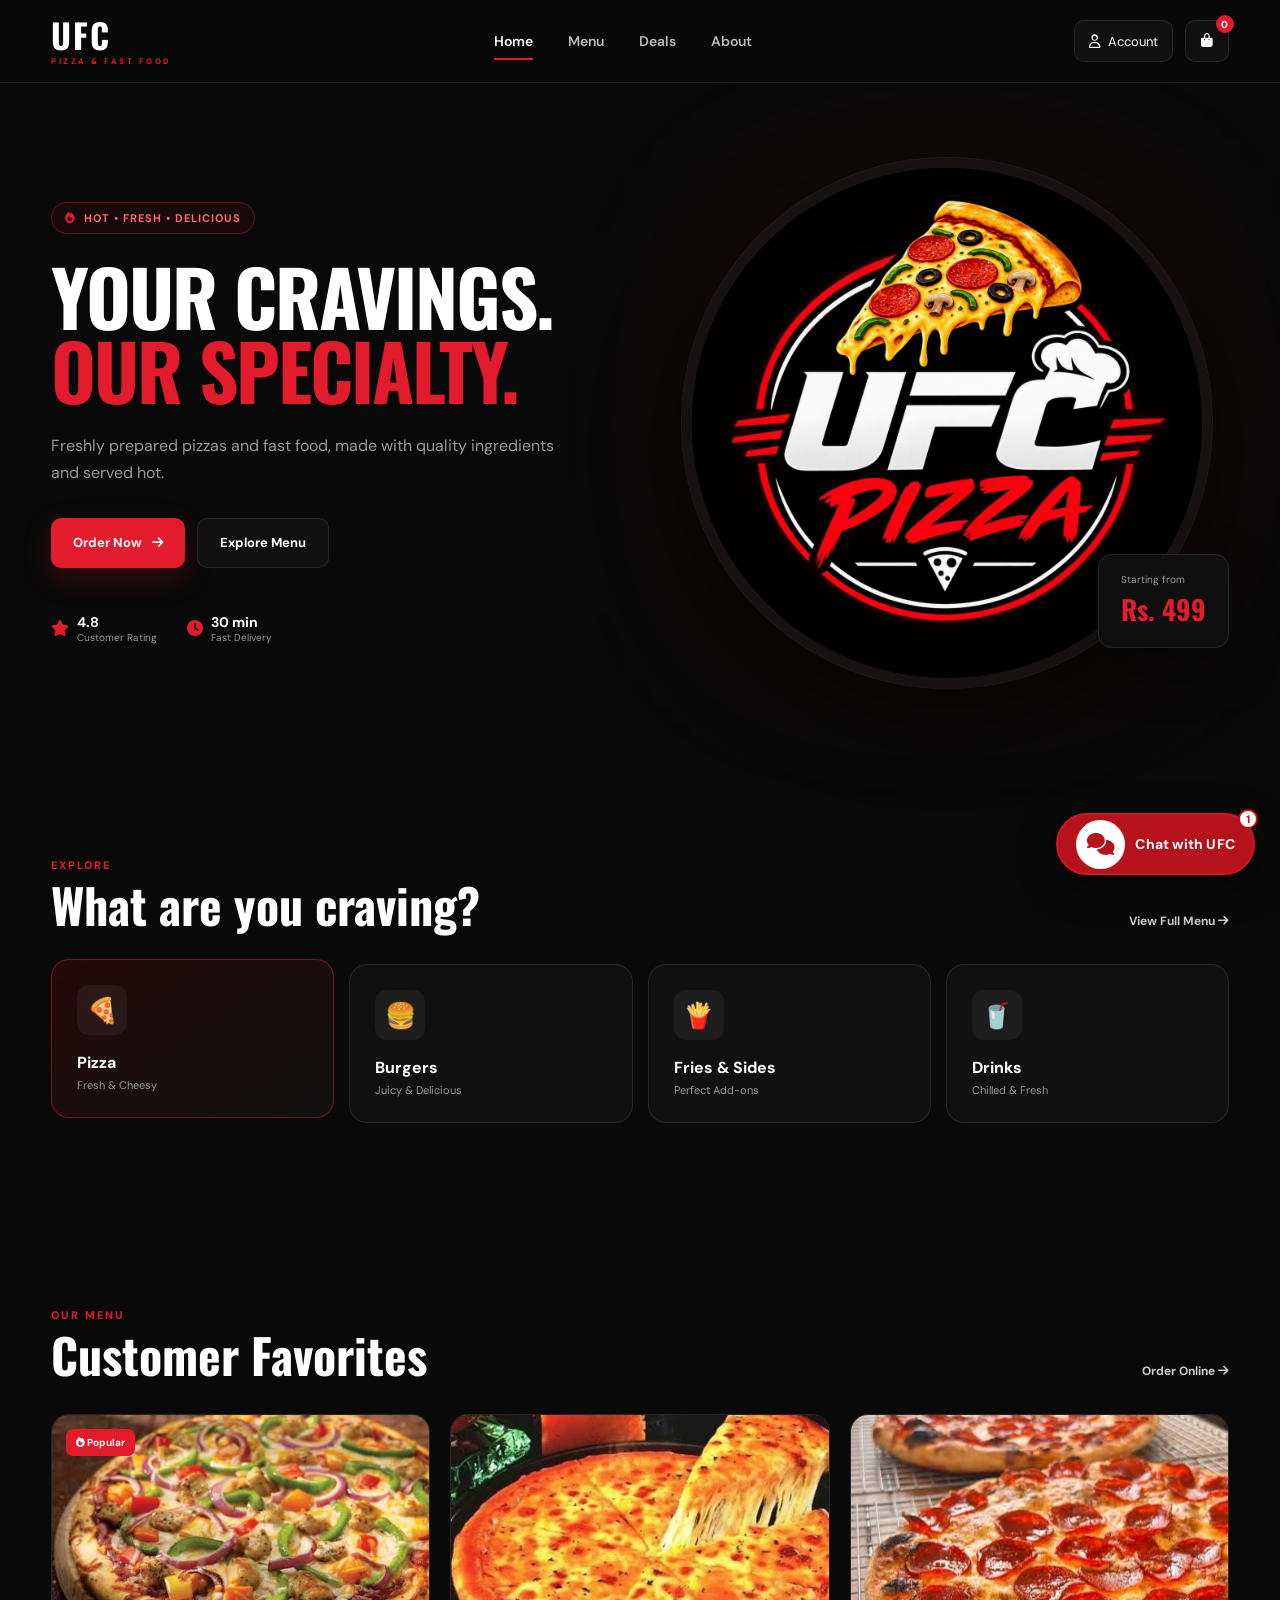
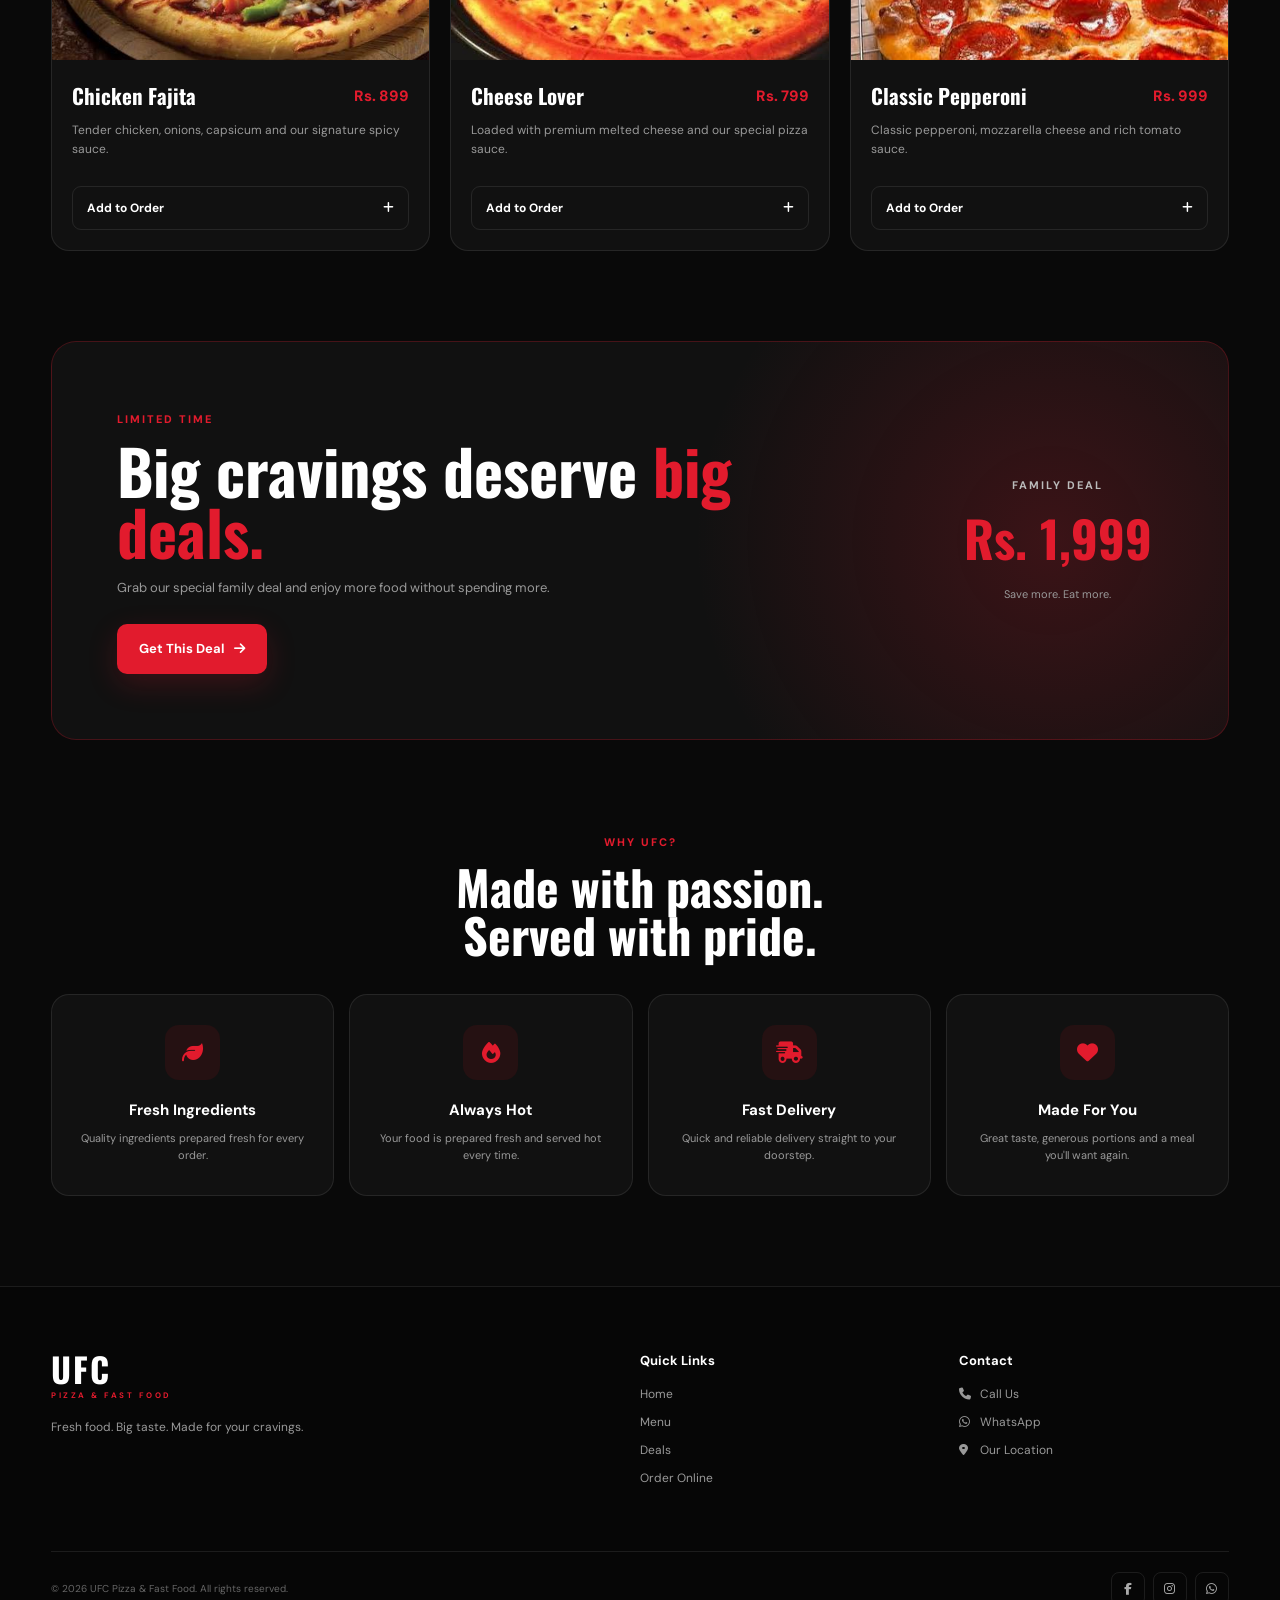
<file: index.html>
<!DOCTYPE html>
<html lang="en">
<head>
    <meta charset="UTF-8">
    <meta name="viewport" content="width=device-width, initial-scale=1.0">

    <title>UFC Pizza & Fast Food</title>

    <link rel="stylesheet" href="style.css">

    <!-- Google Fonts -->
    <link rel="preconnect" href="https://fonts.googleapis.com">
    <link rel="preconnect" href="https://fonts.gstatic.com" crossorigin>
    <link href="https://fonts.googleapis.com/css2?family=DM+Sans:wght@400;500;600;700&family=Oswald:wght@500;600;700&display=swap" rel="stylesheet">

    <!-- Icons -->
    <link rel="stylesheet" href="https://cdnjs.cloudflare.com/ajax/libs/font-awesome/6.5.2/css/all.min.css">
</head>

<body>

    <!-- ================= NAVBAR ================= -->

    <header class="navbar">

        <div class="nav-container">

            <a href="index.html" class="logo">
                <span>UFC</span>
                <small>PIZZA & FAST FOOD</small>
            </a>

            <nav class="nav-links">
                <a href="index.html" class="active">Home</a>
                <a href="menu.html">Menu</a>
                <a href="#deals">Deals</a>
                <a href="#about">About</a>
            </nav>

            <div class="nav-actions">

                <button class="account-btn" id="accountBtn">
                    <i class="fa-regular fa-user"></i>
                    <span>Account</span>
                </button>

                <button class="cart-btn" id="cartBtn">
                    <i class="fa-solid fa-bag-shopping"></i>
                    <span class="cart-count">0</span>
                </button>

                <button class="menu-toggle" id="menuToggle">
                    <i class="fa-solid fa-bars"></i>
                </button>

            </div>

        </div>

    </header>


    <!-- ================= HERO ================= -->

    <main>

        <section class="hero">

            <div class="hero-content">

                <span class="hero-tag">
                    <i class="fa-solid fa-fire"></i>
                    HOT • FRESH • DELICIOUS
                </span>

                <h1>
                    YOUR CRAVINGS.
                    <span>OUR SPECIALTY.</span>
                </h1>

                <p>
                    Freshly prepared pizzas and fast food,
                    made with quality ingredients and served hot.
                </p>

                <div class="hero-buttons">

                    <a href="order.html" class="btn btn-primary">
                        Order Now
                        <i class="fa-solid fa-arrow-right"></i>
                    </a>

                    <a href="menu.html" class="btn btn-outline">
                        Explore Menu
                    </a>

                </div>

                <div class="hero-info">

                    <div>
                        <i class="fa-solid fa-star"></i>
                        <strong>4.8</strong>
                        <span>Customer Rating</span>
                    </div>

                    <div>
                        <i class="fa-solid fa-clock"></i>
                        <strong>30 min</strong>
                        <span>Fast Delivery</span>
                    </div>

                </div>

            </div>


            <div class="hero-image">

                <div class="hero-glow"></div>

                <img
                    src="logo.jpg"
                    alt="Fresh UFC Pizza"
                >

                <div class="hero-price">
                    <span>Starting from</span>
                    <strong>Rs. 499</strong>
                </div>

            </div>

        </section>


        <!-- ================= CATEGORIES ================= -->

        <section class="categories section">

            <div class="section-heading">

                <div>
                    <span class="section-label">EXPLORE</span>
                    <h2>What are you craving?</h2>
                </div>

                <a href="menu.html">
                    View Full Menu
                    <i class="fa-solid fa-arrow-right"></i>
                </a>

            </div>


            <div class="category-grid">

                <a href="#pizza" class="category-card active">
                    <div class="category-icon">
                        🍕
                    </div>
                    <h3>Pizza</h3>
                    <span>Fresh & Cheesy</span>
                </a>

                <a href="#burgers" class="category-card">
                    <div class="category-icon">
                        🍔
                    </div>
                    <h3>Burgers</h3>
                    <span>Juicy & Delicious</span>
                </a>

                <a href="#sides" class="category-card">
                    <div class="category-icon">
                        🍟
                    </div>
                    <h3>Fries & Sides</h3>
                    <span>Perfect Add-ons</span>
                </a>

                <a href="#drinks" class="category-card">
                    <div class="category-icon">
                        🥤
                    </div>
                    <h3>Drinks</h3>
                    <span>Chilled & Fresh</span>
                </a>

            </div>

        </section>


        <!-- ================= BEST SELLERS ================= -->

        <section class="menu section" id="menu">

            <div class="section-heading">

                <div>
                    <span class="section-label">OUR MENU</span>
                    <h2>Customer Favorites</h2>
                </div>

                <a href="order.html">
                    Order Online
                    <i class="fa-solid fa-arrow-right"></i>
                </a>

            </div>


            <div class="food-grid">

                <!-- FOOD CARD 1 -->

                <article class="food-card">

                    <div class="food-image">

                        <img
                            src="images/images.jpg"
                            alt="Chicken Fajita Pizza"
                        >

                        <span class="popular-badge">
                            <i class="fa-solid fa-fire"></i>
                            Popular
                        </span>

                    </div>

                    <div class="food-info">

                        <div class="food-title">
                            <h3>Chicken Fajita</h3>
                            <span>Rs. 899</span>
                        </div>

                        <p>
                            Tender chicken, onions, capsicum
                            and our signature spicy sauce.
                        </p>

                        <button class="add-btn">
                            Add to Order
                            <i class="fa-solid fa-plus"></i>
                        </button>

                    </div>

                </article>


                <!-- FOOD CARD 2 -->

                <article class="food-card">

                    <div class="food-image">

                        <img
                            src="images/images (1).jpg"
                            alt="Cheese Pizza"
                        >

                    </div>

                    <div class="food-info">

                        <div class="food-title">
                            <h3>Cheese Lover</h3>
                            <span>Rs. 799</span>
                        </div>

                        <p>
                            Loaded with premium melted cheese
                            and our special pizza sauce.
                        </p>

                        <button class="add-btn">
                            Add to Order
                            <i class="fa-solid fa-plus"></i>
                        </button>

                    </div>

                </article>


                <!-- FOOD CARD 3 -->

                <article class="food-card">

                    <div class="food-image">

                        <img
                            src="images/pizza1.jpg.jpg"
                            alt="Pepperoni Pizza"
                        >

                    </div>

                    <div class="food-info">

                        <div class="food-title">
                            <h3>Classic Pepperoni</h3>
                            <span>Rs. 999</span>
                        </div>

                        <p>
                            Classic pepperoni, mozzarella cheese
                            and rich tomato sauce.
                        </p>

                        <button class="add-btn">
                            Add to Order
                            <i class="fa-solid fa-plus"></i>
                        </button>

                    </div>

                </article>

            </div>

        </section>


        <!-- ================= DEAL ================= -->

        <section class="deal section" id="deals">

            <div class="deal-content">

                <span class="section-label">LIMITED TIME</span>

                <h2>
                    Big cravings deserve
                    <span>big deals.</span>
                </h2>

                <p>
                    Grab our special family deal and enjoy
                    more food without spending more.
                </p>

                <a href="order.html" class="btn btn-primary">
                    Get This Deal
                    <i class="fa-solid fa-arrow-right"></i>
                </a>

            </div>

            <div class="deal-price">
                <span>FAMILY DEAL</span>
                <strong>Rs. 1,999</strong>
                <small>Save more. Eat more.</small>
            </div>

        </section>


        <!-- ================= WHY UFC ================= -->

        <section class="why section" id="about">

            <div class="section-heading centered">

                <span class="section-label">WHY UFC?</span>

                <h2>
                    Made with passion.
                    <br>
                    Served with pride.
                </h2>

            </div>


            <div class="why-grid">

                <div class="why-card">

                    <i class="fa-solid fa-leaf"></i>

                    <h3>Fresh Ingredients</h3>

                    <p>
                        Quality ingredients prepared fresh
                        for every order.
                    </p>

                </div>


                <div class="why-card">

                    <i class="fa-solid fa-fire"></i>

                    <h3>Always Hot</h3>

                    <p>
                        Your food is prepared fresh and
                        served hot every time.
                    </p>

                </div>


                <div class="why-card">

                    <i class="fa-solid fa-truck-fast"></i>

                    <h3>Fast Delivery</h3>

                    <p>
                        Quick and reliable delivery straight
                        to your doorstep.
                    </p>

                </div>


                <div class="why-card">

                    <i class="fa-solid fa-heart"></i>

                    <h3>Made For You</h3>

                    <p>
                        Great taste, generous portions and
                        a meal you'll want again.
                    </p>

                </div>

            </div>

        </section>

    </main>


    <!-- ================= FOOTER ================= -->

    <footer class="footer">

        <div class="footer-container">

            <div class="footer-brand">

                <div class="logo">
                    <span>UFC</span>
                    <small>PIZZA & FAST FOOD</small>
                </div>

                <p>
                    Fresh food. Big taste.
                    Made for your cravings.
                </p>

            </div>


            <div class="footer-links">

                <h4>Quick Links</h4>

                <a href="index.html">Home</a>
                <a href="menu.html">Menu</a>
                <a href="#deals">Deals</a>
                <a href="order.html">Order Online</a>

            </div>


            <div class="footer-links">

                <h4>Contact</h4>

                <a href="#">
                    <i class="fa-solid fa-phone"></i>
                    Call Us
                </a>

                <a href="#">
                    <i class="fa-brands fa-whatsapp"></i>
                    WhatsApp
                </a>

                <a href="#">
                    <i class="fa-solid fa-location-dot"></i>
                    Our Location
                </a>

            </div>

        </div>


        <div class="footer-bottom">

            <p>
                © 2026 UFC Pizza & Fast Food.
                All rights reserved.
            </p>

            <div class="socials">

                <a href="https://www.facebook.com/share/1J3BHz8oDx/">
                    <i class="fa-brands fa-facebook-f"></i>
                </a>

                <a href="#">
                    <i class="fa-brands fa-instagram"></i>
                </a>

                <a href="#">
                    <i class="fa-brands fa-whatsapp"></i>
                </a>

            </div>

        </div>

    </footer>


    <!-- ================= CHATBOT ================= -->

   
<!-- ================= NEW UFC AI CHATBOT ================= -->

<!-- =====================================================
     UFC PREMIUM CHATBOT
===================================================== -->

<div class="ufc-chatbot" id="ufcChatbot">

    <!-- HEADER -->

    <div class="ufc-chat-header">

        <div class="chat-brand">

            <div class="chat-avatar">
                🍕
            </div>

            <div>
                <strong>UFC Assistant</strong>

                <span>
                    <i></i>
                    Online • Ready to help
                </span>
            </div>

        </div>

        <button class="chat-close" id="chatClose">
            <i class="fa-solid fa-xmark"></i>
        </button>

    </div>


    <!-- CHAT BODY -->

    <div class="chat-body" id="chatBody">

        <div class="bot-message">

            <div class="message-avatar">
                🍕
            </div>

            <div class="message-text">

                👋 <strong>Assalam-o-Alaikum!</strong>

                <br><br>

                Welcome to <strong>UFC Pizza & Fast Food</strong> 🍕

                <br><br>

                What can I help you with today?

            </div>

        </div>

    </div>


    <!-- OPTIONS -->

    <div class="chat-options" id="chatOptions">

        <button data-chat="menu">
            🍕 Menu
        </button>

        <button data-chat="deals">
            🔥 Deals
        </button>

        <button data-chat="delivery">
            🚚 Delivery
        </button>

        <button data-chat="order">
            🛒 Order Now
        </button>

        <button data-chat="location">
            📍 Location
        </button>

        <button data-chat="contact">
            ☎️ Contact
        </button>

    </div>

</div>


<!-- FLOATING CHAT BUTTON -->

<button class="ufc-chat-button" id="chatOpen">

    <span class="chat-button-icon">
        <i class="fa-solid fa-comments"></i>
    </span>

    <span class="chat-button-text">
        Chat with UFC
    </span>

    <span class="chat-notification">
        1
    </span>

</button>
    <!-- JavaScript -->

    <script src="script.js"></script>

</body>
</html>
</file>
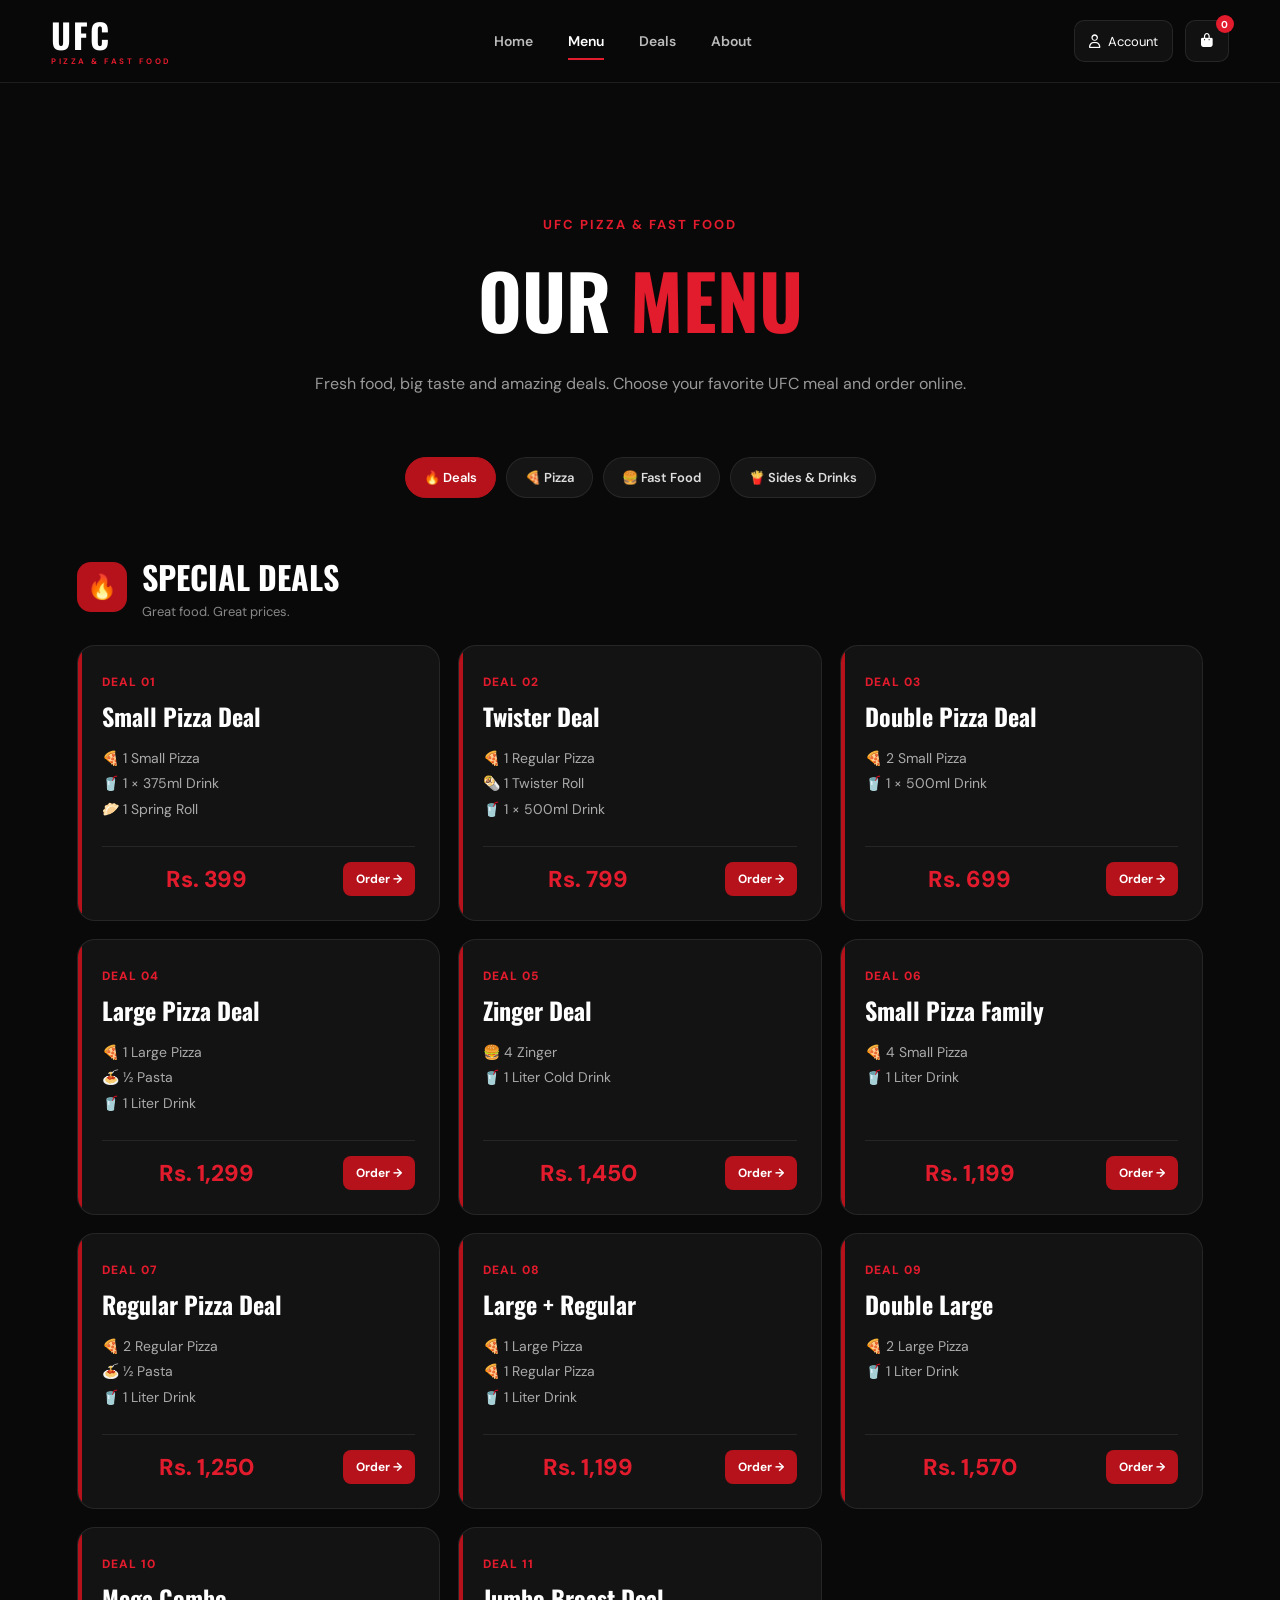
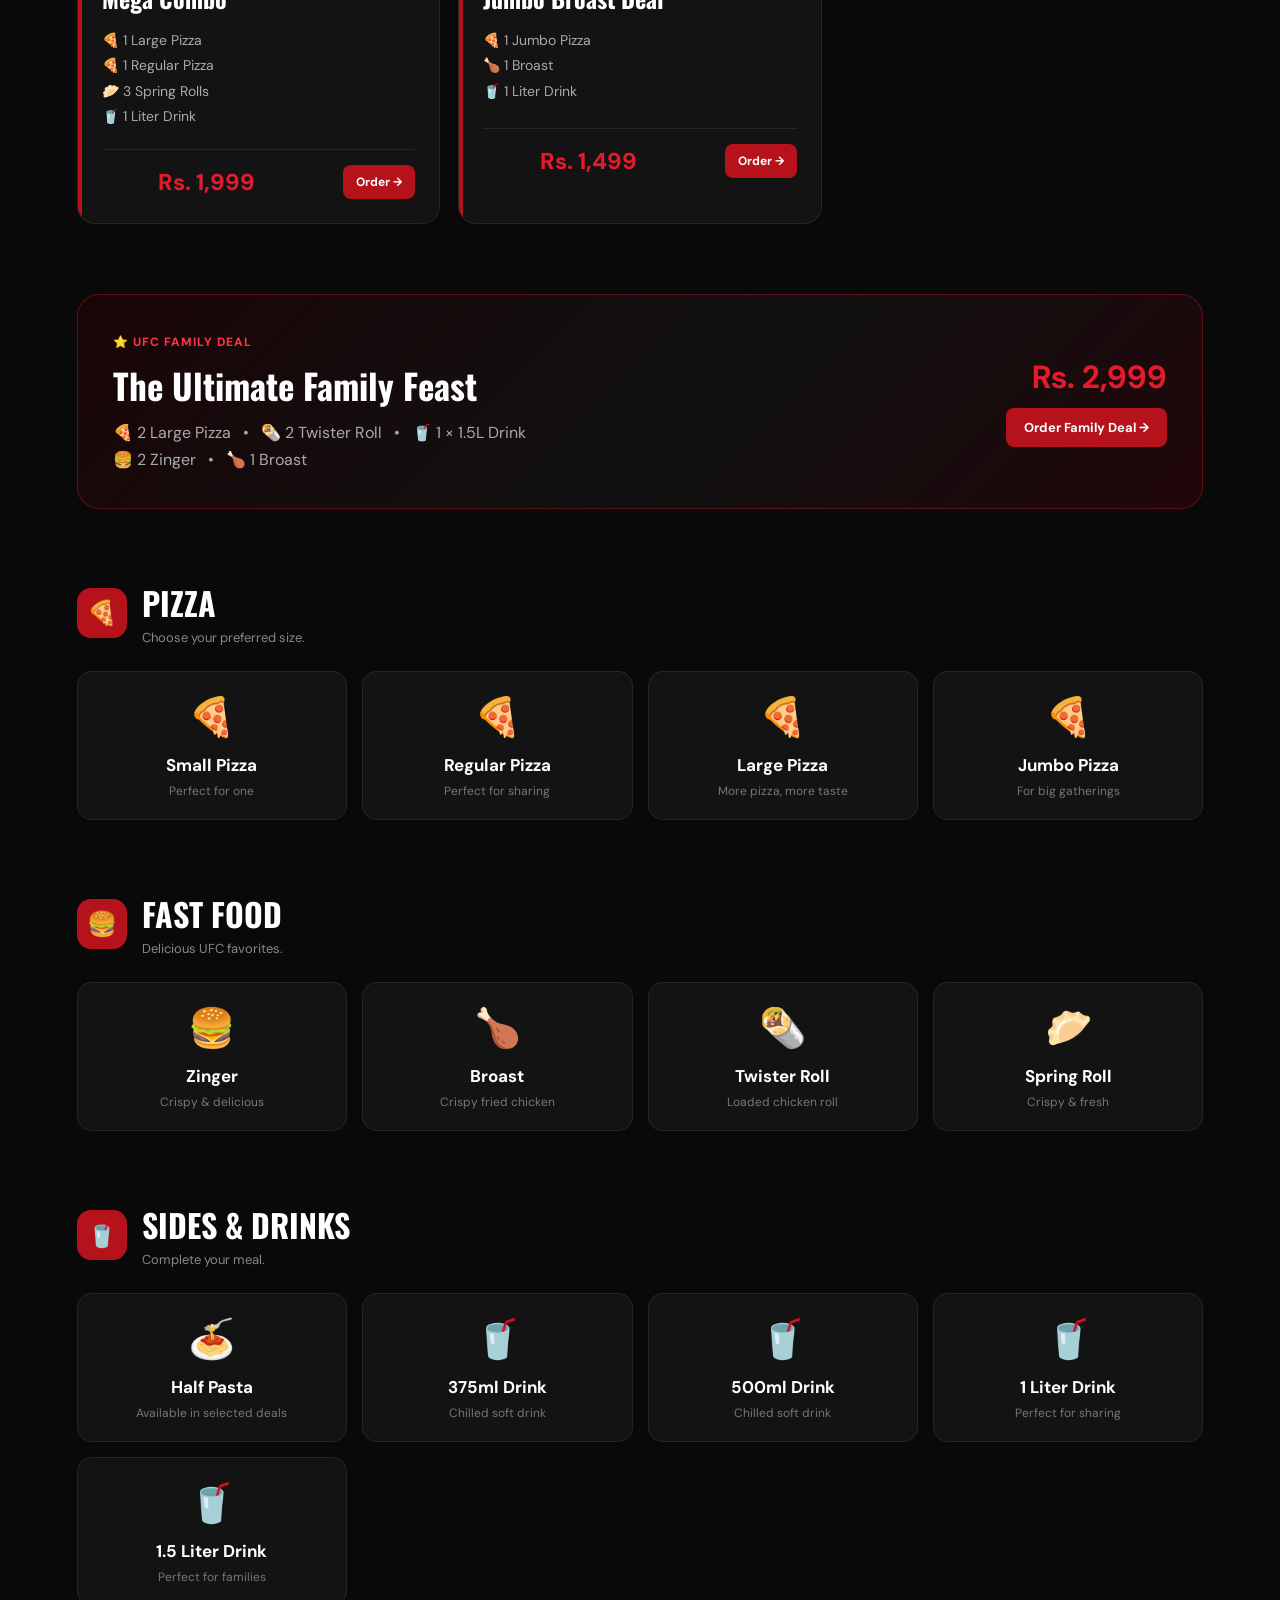
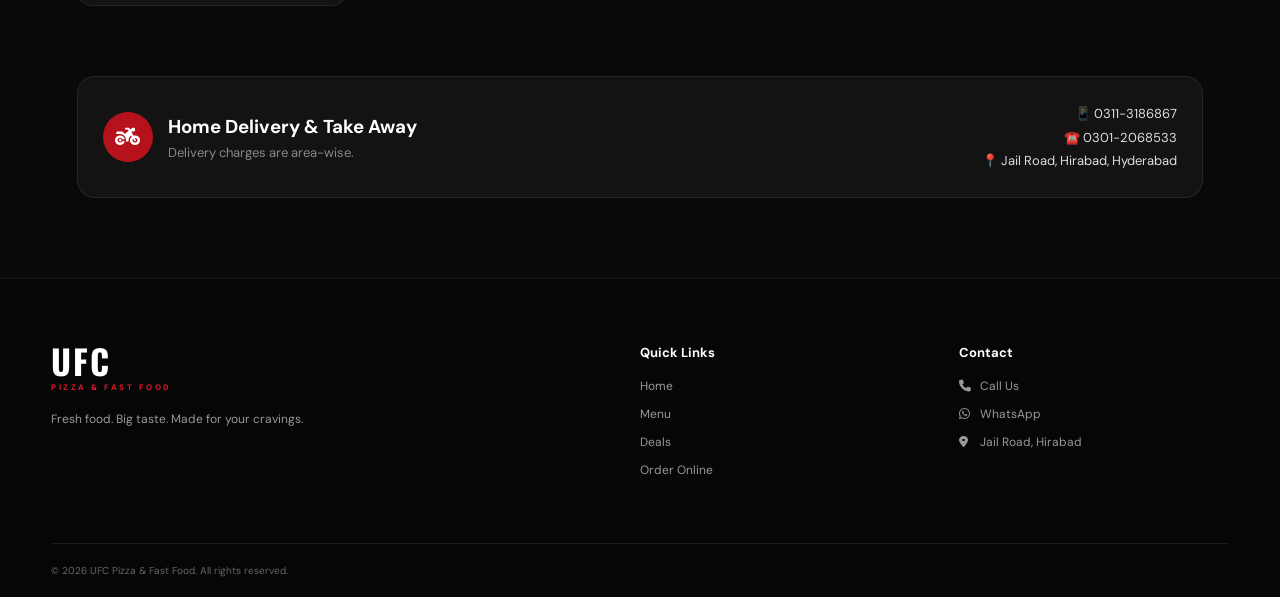
<file: menu.html>
<!DOCTYPE html>
<html lang="en">

<head>
    <meta charset="UTF-8">
    <meta name="viewport" content="width=device-width, initial-scale=1.0">

    <title>Menu | UFC Pizza & Fast Food</title>

    <link rel="stylesheet" href="style.css">

    <!-- Google Fonts -->
    <link rel="preconnect" href="https://fonts.googleapis.com">
    <link rel="preconnect" href="https://fonts.gstatic.com" crossorigin>

    <link
        href="https://fonts.googleapis.com/css2?family=DM+Sans:wght@400;500;600;700&family=Oswald:wght@500;600;700&display=swap"
        rel="stylesheet">

    <!-- Font Awesome -->
    <link rel="stylesheet"
        href="https://cdnjs.cloudflare.com/ajax/libs/font-awesome/6.5.2/css/all.min.css">

    <style>

        /* ==========================================
           MENU PAGE
        ========================================== */

        .menu-page {
            padding: 130px 6% 80px;
            background: #090909;
            min-height: 100vh;
        }

        .menu-hero {
            text-align: center;
            max-width: 800px;
            margin: 0 auto 60px;
        }

        .menu-label {
            color: #e21b2d;
            font-size: 13px;
            font-weight: 700;
            letter-spacing: 2px;
        }

        .menu-hero h1 {
            font-family: "Oswald", sans-serif;
            font-size: clamp(45px, 7vw, 75px);
            color: #fff;
            margin: 10px 0 15px;
            text-transform: uppercase;
        }

        .menu-hero h1 span {
            color: #e21b2d;
        }

        .menu-hero p {
            color: #999;
            font-size: 16px;
            line-height: 1.7;
        }


        /* ==========================================
           CATEGORY NAV
        ========================================== */

        .menu-categories {
            display: flex;
            justify-content: center;
            flex-wrap: wrap;
            gap: 10px;
            margin-bottom: 55px;
        }

        .menu-categories a {
            text-decoration: none;
            color: #ddd;
            background: #151515;
            border: 1px solid rgba(255,255,255,.08);
            padding: 11px 18px;
            border-radius: 30px;
            font-size: 13px;
            font-weight: 600;
            transition: .25s ease;
        }

        .menu-categories a:hover,
        .menu-categories a.active {
            background: #b5121b;
            color: #fff;
            border-color: #b5121b;
        }


        /* ==========================================
           SECTION
        ========================================== */

        .menu-section {
            max-width: 1200px;
            margin: 0 auto 70px;
            scroll-margin-top: 100px;
        }

        .menu-section-title {
            display: flex;
            align-items: center;
            gap: 15px;
            margin-bottom: 25px;
        }

        .menu-section-title .icon {
            width: 50px;
            height: 50px;
            border-radius: 14px;
            background: #b5121b;
            display: flex;
            align-items: center;
            justify-content: center;
            font-size: 24px;
        }

        .menu-section-title h2 {
            color: #fff;
            font-family: "Oswald", sans-serif;
            font-size: 32px;
            text-transform: uppercase;
            margin: 0;
        }

        .menu-section-title p {
            color: #888;
            margin: 3px 0 0;
            font-size: 13px;
        }


        /* ==========================================
           DEAL GRID
        ========================================== */

        .deals-grid {
            display: grid;
            grid-template-columns: repeat(3, 1fr);
            gap: 18px;
        }

        .deal-card {
            position: relative;
            background: #131313;
            border: 1px solid rgba(255,255,255,.08);
            border-radius: 18px;
            padding: 24px;
            overflow: hidden;
            transition: .3s ease;
        }

        .deal-card::before {
            content: "";
            position: absolute;
            top: 0;
            left: 0;
            width: 4px;
            height: 100%;
            background: #b5121b;
        }

        .deal-card:hover {
            transform: translateY(-5px);
            border-color: rgba(181,18,27,.5);
            box-shadow: 0 15px 40px rgba(0,0,0,.35);
        }

        .deal-number {
            color: #e21b2d;
            font-size: 12px;
            font-weight: 800;
            letter-spacing: 1px;
            text-transform: uppercase;
        }

        .deal-card h3 {
            color: #fff;
            font-family: "Oswald", sans-serif;
            font-size: 24px;
            margin: 7px 0 12px;
        }

        .deal-items {
            color: #aaa;
            font-size: 14px;
            line-height: 1.8;
            min-height: 80px;
        }

        .deal-bottom {
            margin-top: 20px;
            padding-top: 15px;
            border-top: 1px solid rgba(255,255,255,.08);
            display: flex;
            justify-content: space-between;
            align-items: center;
        }

        .deal-price {
            color: #e21b2d;
            font-size: 23px;
            font-weight: 800;
        }

        .order-deal {
            text-decoration: none;
            background: #b5121b;
            color: #fff;
            padding: 9px 13px;
            border-radius: 8px;
            font-size: 12px;
            font-weight: 700;
            transition: .2s ease;
        }

        .order-deal:hover {
            background: #e21b2d;
        }


        /* ==========================================
           FOOD ITEMS
        ========================================== */

        .items-grid {
            display: grid;
            grid-template-columns: repeat(4, 1fr);
            gap: 15px;
        }

        .menu-item {
            background: #131313;
            border: 1px solid rgba(255,255,255,.08);
            border-radius: 15px;
            padding: 20px;
            text-align: center;
            transition: .25s ease;
        }

        .menu-item:hover {
            transform: translateY(-4px);
            border-color: rgba(181,18,27,.5);
        }

        .menu-item .item-icon {
            font-size: 38px;
            margin-bottom: 12px;
        }

        .menu-item h3 {
            color: #fff;
            font-size: 17px;
            margin: 0 0 7px;
        }

        .menu-item p {
            color: #777;
            font-size: 12px;
            margin: 0;
        }


        /* ==========================================
           FAMILY DEAL
        ========================================== */

        .family-deal {
            background:
                linear-gradient(
                    135deg,
                    #1a0507,
                    #111 55%,
                    #200609
                );

            border: 1px solid rgba(226,27,45,.35);
            border-radius: 22px;
            padding: 35px;
            display: flex;
            justify-content: space-between;
            align-items: center;
            gap: 30px;
        }

        .family-deal .deal-number {
            color: #ff3344;
        }

        .family-deal h3 {
            color: #fff;
            font-family: "Oswald", sans-serif;
            font-size: 35px;
            margin: 8px 0;
        }

        .family-deal p {
            color: #aaa;
            max-width: 650px;
            line-height: 1.7;
            margin: 0;
        }

        .family-price {
            text-align: right;
            flex-shrink: 0;
        }

        .family-price strong {
            display: block;
            color: #e21b2d;
            font-size: 32px;
        }

        .family-price a {
            display: inline-block;
            margin-top: 10px;
            text-decoration: none;
            background: #b5121b;
            color: #fff;
            padding: 11px 18px;
            border-radius: 8px;
            font-size: 13px;
            font-weight: 700;
        }


        /* ==========================================
           DELIVERY INFO
        ========================================== */

        .delivery-box {
            max-width: 1200px;
            margin: 0 auto;
            background: #131313;
            border: 1px solid rgba(255,255,255,.08);
            border-radius: 18px;
            padding: 25px;
            display: flex;
            justify-content: space-between;
            align-items: center;
            gap: 20px;
        }

        .delivery-info {
            display: flex;
            align-items: center;
            gap: 15px;
        }

        .delivery-icon {
            width: 50px;
            height: 50px;
            border-radius: 50%;
            background: #b5121b;
            color: #fff;
            display: flex;
            align-items: center;
            justify-content: center;
            font-size: 20px;
        }

        .delivery-info h3 {
            color: #fff;
            margin: 0 0 5px;
        }

        .delivery-info p {
            color: #888;
            margin: 0;
            font-size: 13px;
        }

        .delivery-contact {
            color: #ddd;
            font-size: 13px;
            text-align: right;
            line-height: 1.8;
        }


        /* ==========================================
           RESPONSIVE
        ========================================== */

        @media (max-width: 1000px) {

            .deals-grid {
                grid-template-columns: repeat(2, 1fr);
            }

            .items-grid {
                grid-template-columns: repeat(2, 1fr);
            }

        }


        @media (max-width: 650px) {

            .menu-page {
                padding: 110px 20px 60px;
            }

            .menu-hero {
                margin-bottom: 40px;
            }

            .menu-hero h1 {
                font-size: 48px;
            }

            .menu-categories {
                justify-content: flex-start;
                overflow-x: auto;
                flex-wrap: nowrap;
                padding-bottom: 8px;
            }

            .menu-categories a {
                white-space: nowrap;
            }

            .deals-grid {
                grid-template-columns: 1fr;
            }

            .items-grid {
                grid-template-columns: repeat(2, 1fr);
            }

            .family-deal {
                flex-direction: column;
                align-items: flex-start;
                padding: 25px;
            }

            .family-deal h3 {
                font-size: 28px;
            }

            .family-price {
                text-align: left;
            }

            .delivery-box {
                flex-direction: column;
                align-items: flex-start;
            }

            .delivery-contact {
                text-align: left;
            }

        }

    </style>

</head>


<body>


    <!-- ==========================================
         NAVBAR
    ========================================== -->

    <header class="navbar">

        <div class="nav-container">

            <a href="index.html" class="logo">
                <span>UFC</span>
                <small>PIZZA & FAST FOOD</small>
            </a>


            <nav class="nav-links">

                <a href="index.html">
                    Home
                </a>

                <a href="menu.html" class="active">
                    Menu
                </a>

                <a href="index.html#deals">
                    Deals
                </a>

                <a href="index.html#about">
                    About
                </a>

            </nav>


            <div class="nav-actions">

                <button class="account-btn" id="accountBtn">
                    <i class="fa-regular fa-user"></i>
                    <span>Account</span>
                </button>


                <button class="cart-btn" id="cartBtn">

                    <i class="fa-solid fa-bag-shopping"></i>

                    <span class="cart-count">
                        0
                    </span>

                </button>


                <button class="menu-toggle" id="menuToggle">

                    <i class="fa-solid fa-bars"></i>

                </button>

            </div>

        </div>

    </header>



    <!-- ==========================================
         MENU PAGE
    ========================================== -->

    <main class="menu-page">


        <!-- HERO -->

        <section class="menu-hero">

            <span class="menu-label">
                UFC PIZZA & FAST FOOD
            </span>

            <h1>
                Our <span>Menu</span>
            </h1>

            <p>
                Fresh food, big taste and amazing deals.
                Choose your favorite UFC meal and order online.
            </p>

        </section>



        <!-- CATEGORY NAV -->

        <div class="menu-categories">

            <a href="#deals" class="active">
                🔥 Deals
            </a>

            <a href="#pizza">
                🍕 Pizza
            </a>

            <a href="#fastfood">
                🍔 Fast Food
            </a>

            <a href="#sides">
                🍟 Sides & Drinks
            </a>

        </div>



        <!-- ======================================
             DEALS
        ======================================= -->

        <section class="menu-section" id="deals">

            <div class="menu-section-title">

                <div class="icon">
                    🔥
                </div>

                <div>

                    <h2>
                        Special Deals
                    </h2>

                    <p>
                        Great food. Great prices.
                    </p>

                </div>

            </div>


            <div class="deals-grid">


                <!-- DEAL 1 -->

                <div class="deal-card">

                    <span class="deal-number">
                        Deal 01
                    </span>

                    <h3>
                        Small Pizza Deal
                    </h3>

                    <div class="deal-items">
                        🍕 1 Small Pizza<br>
                        🥤 1 × 375ml Drink<br>
                        🥟 1 Spring Roll
                    </div>

                    <div class="deal-bottom">

                        <span class="deal-price">
                            Rs. 399
                        </span>

                        <a href="order.html" class="order-deal">
                            Order →
                        </a>

                    </div>

                </div>


                <!-- DEAL 2 -->

                <div class="deal-card">

                    <span class="deal-number">
                        Deal 02
                    </span>

                    <h3>
                        Twister Deal
                    </h3>

                    <div class="deal-items">
                        🍕 1 Regular Pizza<br>
                        🌯 1 Twister Roll<br>
                        🥤 1 × 500ml Drink
                    </div>

                    <div class="deal-bottom">

                        <span class="deal-price">
                            Rs. 799
                        </span>

                        <a href="order.html" class="order-deal">
                            Order →
                        </a>

                    </div>

                </div>


                <!-- DEAL 3 -->

                <div class="deal-card">

                    <span class="deal-number">
                        Deal 03
                    </span>

                    <h3>
                        Double Pizza Deal
                    </h3>

                    <div class="deal-items">
                        🍕 2 Small Pizza<br>
                        🥤 1 × 500ml Drink
                    </div>

                    <div class="deal-bottom">

                        <span class="deal-price">
                            Rs. 699
                        </span>

                        <a href="order.html" class="order-deal">
                            Order →
                        </a>

                    </div>

                </div>


                <!-- DEAL 4 -->

                <div class="deal-card">

                    <span class="deal-number">
                        Deal 04
                    </span>

                    <h3>
                        Large Pizza Deal
                    </h3>

                    <div class="deal-items">
                        🍕 1 Large Pizza<br>
                        🍝 ½ Pasta<br>
                        🥤 1 Liter Drink
                    </div>

                    <div class="deal-bottom">

                        <span class="deal-price">
                            Rs. 1,299
                        </span>

                        <a href="order.html" class="order-deal">
                            Order →
                        </a>

                    </div>

                </div>


                <!-- DEAL 5 -->

                <div class="deal-card">

                    <span class="deal-number">
                        Deal 05
                    </span>

                    <h3>
                        Zinger Deal
                    </h3>

                    <div class="deal-items">
                        🍔 4 Zinger<br>
                        🥤 1 Liter Cold Drink
                    </div>

                    <div class="deal-bottom">

                        <span class="deal-price">
                            Rs. 1,450
                        </span>

                        <a href="order.html" class="order-deal">
                            Order →
                        </a>

                    </div>

                </div>


                <!-- DEAL 6 -->

                <div class="deal-card">

                    <span class="deal-number">
                        Deal 06
                    </span>

                    <h3>
                        Small Pizza Family
                    </h3>

                    <div class="deal-items">
                        🍕 4 Small Pizza<br>
                        🥤 1 Liter Drink
                    </div>

                    <div class="deal-bottom">

                        <span class="deal-price">
                            Rs. 1,199
                        </span>

                        <a href="order.html" class="order-deal">
                            Order →
                        </a>

                    </div>

                </div>


                <!-- DEAL 7 -->

                <div class="deal-card">

                    <span class="deal-number">
                        Deal 07
                    </span>

                    <h3>
                        Regular Pizza Deal
                    </h3>

                    <div class="deal-items">
                        🍕 2 Regular Pizza<br>
                        🍝 ½ Pasta<br>
                        🥤 1 Liter Drink
                    </div>

                    <div class="deal-bottom">

                        <span class="deal-price">
                            Rs. 1,250
                        </span>

                        <a href="order.html" class="order-deal">
                            Order →
                        </a>

                    </div>

                </div>


                <!-- DEAL 8 -->

                <div class="deal-card">

                    <span class="deal-number">
                        Deal 08
                    </span>

                    <h3>
                        Large + Regular
                    </h3>

                    <div class="deal-items">
                        🍕 1 Large Pizza<br>
                        🍕 1 Regular Pizza<br>
                        🥤 1 Liter Drink
                    </div>

                    <div class="deal-bottom">

                        <span class="deal-price">
                            Rs. 1,199
                        </span>

                        <a href="order.html" class="order-deal">
                            Order →
                        </a>

                    </div>

                </div>


                <!-- DEAL 9 -->

                <div class="deal-card">

                    <span class="deal-number">
                        Deal 09
                    </span>

                    <h3>
                        Double Large
                    </h3>

                    <div class="deal-items">
                        🍕 2 Large Pizza<br>
                        🥤 1 Liter Drink
                    </div>

                    <div class="deal-bottom">

                        <span class="deal-price">
                            Rs. 1,570
                        </span>

                        <a href="order.html" class="order-deal">
                            Order →
                        </a>

                    </div>

                </div>


                <!-- DEAL 10 -->

                <div class="deal-card">

                    <span class="deal-number">
                        Deal 10
                    </span>

                    <h3>
                        Mega Combo
                    </h3>

                    <div class="deal-items">
                        🍕 1 Large Pizza<br>
                        🍕 1 Regular Pizza<br>
                        🥟 3 Spring Rolls<br>
                        🥤 1 Liter Drink
                    </div>

                    <div class="deal-bottom">

                        <span class="deal-price">
                            Rs. 1,999
                        </span>

                        <a href="order.html" class="order-deal">
                            Order →
                        </a>

                    </div>

                </div>


                <!-- DEAL 11 -->

                <div class="deal-card">

                    <span class="deal-number">
                        Deal 11
                    </span>

                    <h3>
                        Jumbo Broast Deal
                    </h3>

                    <div class="deal-items">
                        🍕 1 Jumbo Pizza<br>
                        🍗 1 Broast<br>
                        🥤 1 Liter Drink
                    </div>

                    <div class="deal-bottom">

                        <span class="deal-price">
                            Rs. 1,499
                        </span>

                        <a href="order.html" class="order-deal">
                            Order →
                        </a>

                    </div>

                </div>


            </div>

        </section>



        <!-- ======================================
             FAMILY DEAL
        ======================================= -->

        <section class="menu-section">

            <div class="family-deal">

                <div>

                    <span class="deal-number">
                        ⭐ UFC FAMILY DEAL
                    </span>

                    <h3>
                        The Ultimate Family Feast
                    </h3>

                    <p>
                        🍕 2 Large Pizza &nbsp; • &nbsp;
                        🌯 2 Twister Roll &nbsp; • &nbsp;
                        🥤 1 × 1.5L Drink
                        <br>

                        🍔 2 Zinger &nbsp; • &nbsp;
                        🍗 1 Broast
                    </p>

                </div>


                <div class="family-price">

                    <strong>
                        Rs. 2,999
                    </strong>

                    <a href="order.html">
                        Order Family Deal →
                    </a>

                </div>

            </div>

        </section>



        <!-- ======================================
             PIZZA
        ======================================= -->

        <section class="menu-section" id="pizza">

            <div class="menu-section-title">

                <div class="icon">
                    🍕
                </div>

                <div>

                    <h2>
                        Pizza
                    </h2>

                    <p>
                        Choose your preferred size.
                    </p>

                </div>

            </div>


            <div class="items-grid">

                <div class="menu-item">
                    <div class="item-icon">🍕</div>
                    <h3>Small Pizza</h3>
                    <p>Perfect for one</p>
                </div>

                <div class="menu-item">
                    <div class="item-icon">🍕</div>
                    <h3>Regular Pizza</h3>
                    <p>Perfect for sharing</p>
                </div>

                <div class="menu-item">
                    <div class="item-icon">🍕</div>
                    <h3>Large Pizza</h3>
                    <p>More pizza, more taste</p>
                </div>

                <div class="menu-item">
                    <div class="item-icon">🍕</div>
                    <h3>Jumbo Pizza</h3>
                    <p>For big gatherings</p>
                </div>

            </div>

        </section>



        <!-- ======================================
             FAST FOOD
        ======================================= -->

        <section class="menu-section" id="fastfood">

            <div class="menu-section-title">

                <div class="icon">
                    🍔
                </div>

                <div>

                    <h2>
                        Fast Food
                    </h2>

                    <p>
                        Delicious UFC favorites.
                    </p>

                </div>

            </div>


            <div class="items-grid">

                <div class="menu-item">
                    <div class="item-icon">🍔</div>
                    <h3>Zinger</h3>
                    <p>Crispy & delicious</p>
                </div>

                <div class="menu-item">
                    <div class="item-icon">🍗</div>
                    <h3>Broast</h3>
                    <p>Crispy fried chicken</p>
                </div>

                <div class="menu-item">
                    <div class="item-icon">🌯</div>
                    <h3>Twister Roll</h3>
                    <p>Loaded chicken roll</p>
                </div>

                <div class="menu-item">
                    <div class="item-icon">🥟</div>
                    <h3>Spring Roll</h3>
                    <p>Crispy & fresh</p>
                </div>

            </div>

        </section>



        <!-- ======================================
             SIDES & DRINKS
        ======================================= -->

        <section class="menu-section" id="sides">

            <div class="menu-section-title">

                <div class="icon">
                    🥤
                </div>

                <div>

                    <h2>
                        Sides & Drinks
                    </h2>

                    <p>
                        Complete your meal.
                    </p>

                </div>

            </div>


            <div class="items-grid">

                <div class="menu-item">
                    <div class="item-icon">🍝</div>
                    <h3>Half Pasta</h3>
                    <p>Available in selected deals</p>
                </div>

                <div class="menu-item">
                    <div class="item-icon">🥤</div>
                    <h3>375ml Drink</h3>
                    <p>Chilled soft drink</p>
                </div>

                <div class="menu-item">
                    <div class="item-icon">🥤</div>
                    <h3>500ml Drink</h3>
                    <p>Chilled soft drink</p>
                </div>

                <div class="menu-item">
                    <div class="item-icon">🥤</div>
                    <h3>1 Liter Drink</h3>
                    <p>Perfect for sharing</p>
                </div>

                <div class="menu-item">
                    <div class="item-icon">🥤</div>
                    <h3>1.5 Liter Drink</h3>
                    <p>Perfect for families</p>
                </div>

            </div>

        </section>



        <!-- ======================================
             DELIVERY
        ======================================= -->

        <section class="delivery-box">

            <div class="delivery-info">

                <div class="delivery-icon">
                    <i class="fa-solid fa-motorcycle"></i>
                </div>

                <div>

                    <h3>
                        Home Delivery & Take Away
                    </h3>

                    <p>
                        Delivery charges are area-wise.
                    </p>

                </div>

            </div>


            <div class="delivery-contact">

                📱 0311-3186867
                <br>

                ☎️ 0301-2068533
                <br>

                📍 Jail Road, Hirabad, Hyderabad

            </div>

        </section>

    </main>



    <!-- ==========================================
         FOOTER
    ========================================== -->

    <footer class="footer">

        <div class="footer-container">

            <div class="footer-brand">

                <div class="logo">

                    <span>UFC</span>

                    <small>
                        PIZZA & FAST FOOD
                    </small>

                </div>

                <p>
                    Fresh food. Big taste.
                    Made for your cravings.
                </p>

            </div>


            <div class="footer-links">

                <h4>
                    Quick Links
                </h4>

                <a href="index.html">
                    Home
                </a>

                <a href="menu.html">
                    Menu
                </a>

                <a href="index.html#deals">
                    Deals
                </a>

                <a href="order.html">
                    Order Online
                </a>

            </div>


            <div class="footer-links">

                <h4>
                    Contact
                </h4>

                <a href="tel:03012068533">
                    <i class="fa-solid fa-phone"></i>
                    Call Us
                </a>

                <a href="https://wa.me/923113186867"
                   target="_blank">

                    <i class="fa-brands fa-whatsapp"></i>
                    WhatsApp

                </a>

                <a href="#">
                    <i class="fa-solid fa-location-dot"></i>
                    Jail Road, Hirabad
                </a>

            </div>

        </div>


        <div class="footer-bottom">

            <p>
                © 2026 UFC Pizza & Fast Food.
                All rights reserved.
            </p>

        </div>

    </footer>



    <!-- JavaScript -->

    <script src="script.js"></script>

</body>

</html>
</file>
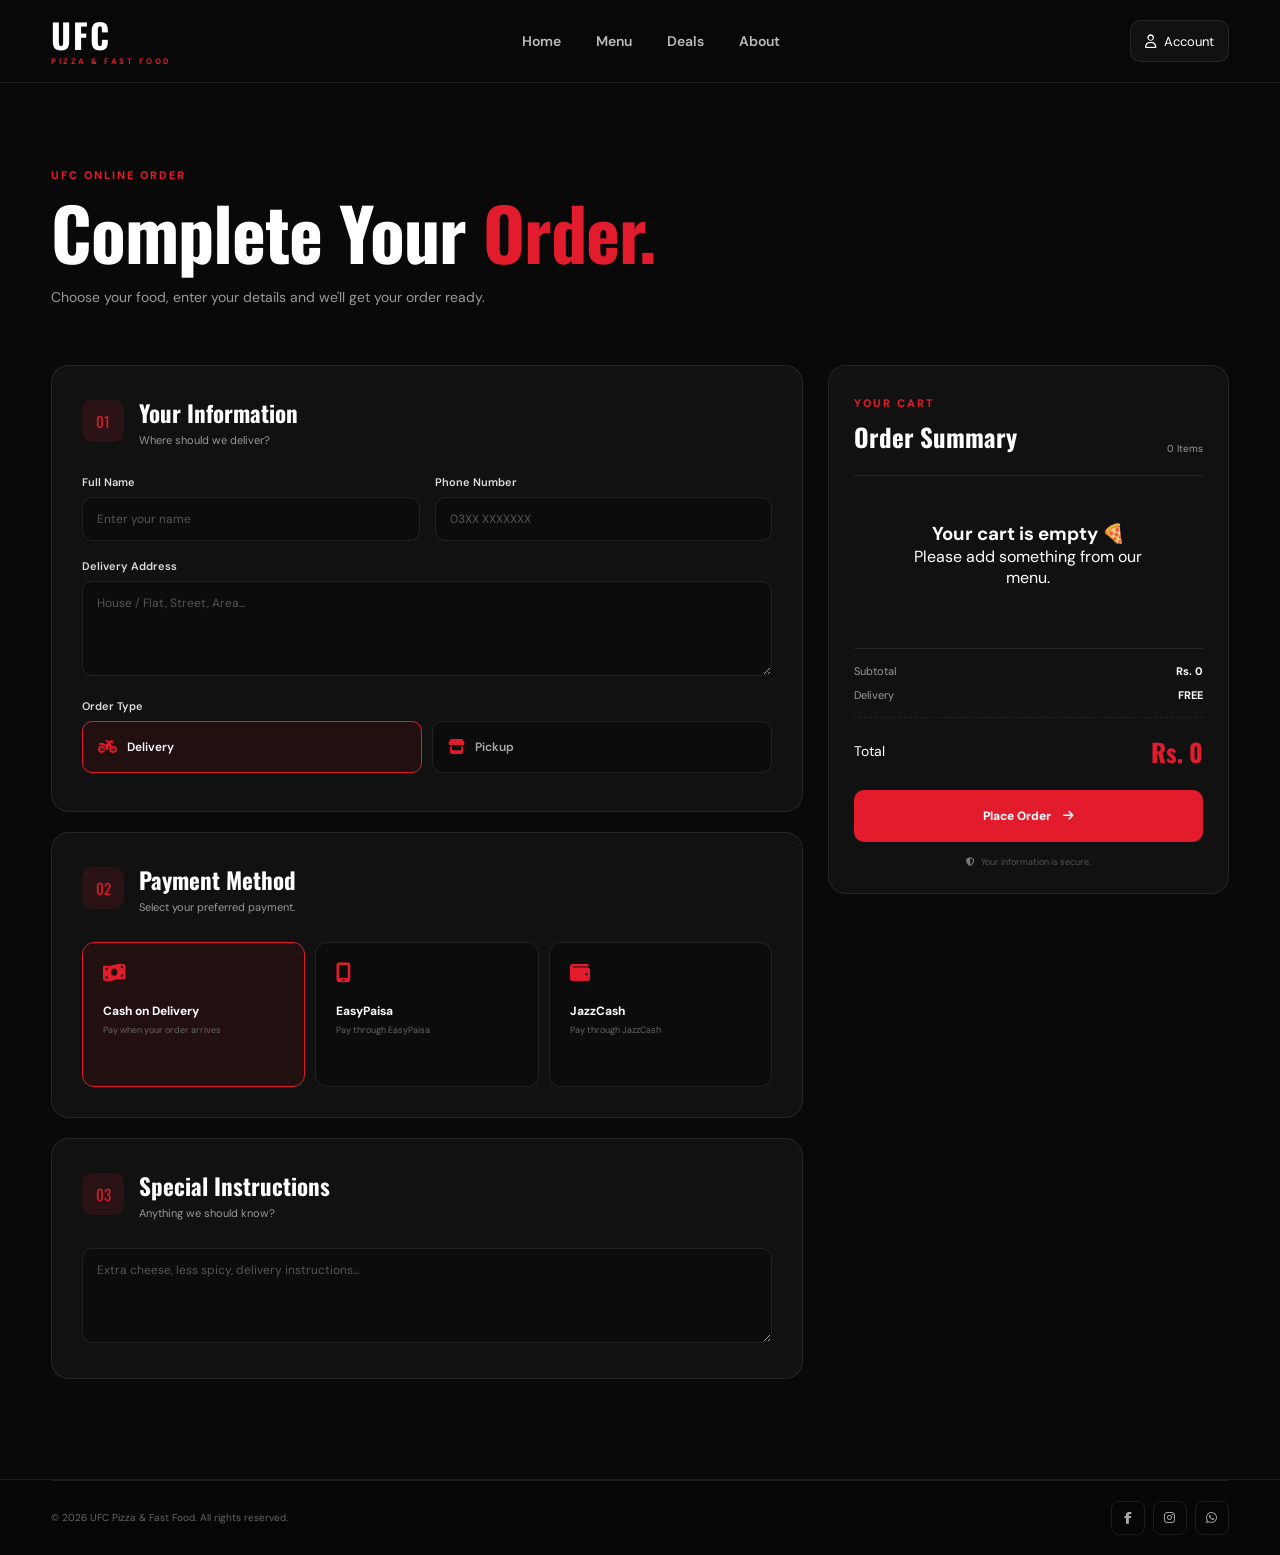
<file: order.html>
<!DOCTYPE html>
<html lang="en">

<head>
    <meta charset="UTF-8">
    <meta name="viewport" content="width=device-width, initial-scale=1.0">

    <title>Order Online | UFC Pizza & Fast Food</title>

    <link rel="stylesheet" href="style.css">

    <link rel="preconnect" href="https://fonts.googleapis.com">
    <link rel="preconnect" href="https://fonts.gstatic.com" crossorigin>

    <link href="https://fonts.googleapis.com/css2?family=DM+Sans:wght@400;500;600;700&family=Oswald:wght@500;600;700&display=swap" rel="stylesheet">

    <link rel="stylesheet"
        href="https://cdnjs.cloudflare.com/ajax/libs/font-awesome/6.5.2/css/all.min.css">
</head>


<body>

    <!-- NAVBAR -->

    <header class="navbar">

        <div class="nav-container">

            <a href="index.html" class="logo">
                <span>UFC</span>
                <small>PIZZA & FAST FOOD</small>
            </a>

            <nav class="nav-links">
                <a href="index.html">Home</a>
                <a href="index.html">Menu</a>
                <a href="index.html">Deals</a>
                <a href="index.html">About</a>
            </nav>

            <div class="nav-actions">

                <button class="account-btn">
                    <i class="fa-regular fa-user"></i>
                    <span>Account</span>
                </button>

            </div>

        </div>

    </header>


    <!-- ORDER PAGE -->

    <main class="order-page">

        <div class="order-container">

            <!-- PAGE HEADING -->

            <div class="order-heading">

                <span class="section-label">
                    UFC ONLINE ORDER
                </span>

                <h1>
                    Complete Your <span>Order.</span>
                </h1>

                <p>
                    Choose your food, enter your details
                    and we'll get your order ready.
                </p>

            </div>


            <div class="order-layout">


                <!-- LEFT SIDE -->

                <section class="order-form">

                    <div class="order-box">

                        <div class="box-heading">
                            <div class="step-number">01</div>

                            <div>
                                <h2>Your Information</h2>
                                <p>Where should we deliver?</p>
                            </div>
                        </div>


                        <div class="input-grid">

                            <div class="input-group">

                                <label>Full Name</label>

                                <input
                                    type="text"
                                    id="customerName"
                                    placeholder="Enter your name"
                                >

                            </div>


                            <div class="input-group">

                                <label>Phone Number</label>

                                <input
                                    type="tel"
                                    id="customerPhone"
                                    placeholder="03XX XXXXXXX"
                                >

                            </div>

                        </div>


                        <div class="input-group">

                            <label>Delivery Address</label>

                            <textarea
                                id="customerAddress"
                                rows="3"
                                placeholder="House / Flat, Street, Area..."
                            ></textarea>

                        </div>


                        <div class="input-group">

                            <label>Order Type</label>

                            <div class="choice-grid">

                                <label class="choice-card">

                                    <input
                                        type="radio"
                                        name="orderType"
                                        value="delivery"
                                        checked
                                    >

                                    <span>
                                        <i class="fa-solid fa-motorcycle"></i>
                                        Delivery
                                    </span>

                                </label>


                                <label class="choice-card">

                                    <input
                                        type="radio"
                                        name="orderType"
                                        value="pickup"
                                    >

                                    <span>
                                        <i class="fa-solid fa-store"></i>
                                        Pickup
                                    </span>

                                </label>

                            </div>

                        </div>

                    </div>


                    <!-- PAYMENT -->

                    <div class="order-box">

                        <div class="box-heading">

                            <div class="step-number">02</div>

                            <div>
                                <h2>Payment Method</h2>
                                <p>Select your preferred payment.</p>
                            </div>

                        </div>


                        <div class="payment-grid">

                            <label class="payment-card">

                                <input
                                    type="radio"
                                    name="payment"
                                    value="cod"
                                    checked
                                >

                                <i class="fa-solid fa-money-bill-wave"></i>

                                <strong>Cash on Delivery</strong>

                                <small>Pay when your order arrives</small>

                            </label>


                            <label class="payment-card">

                                <input
                                    type="radio"
                                    name="payment"
                                    value="easypaisa"
                                >

                                <i class="fa-solid fa-mobile-screen-button"></i>

                                <strong>EasyPaisa</strong>

                                <small>Pay through EasyPaisa</small>

                            </label>


                            <label class="payment-card">

                                <input
                                    type="radio"
                                    name="payment"
                                    value="jazzcash"
                                >

                                <i class="fa-solid fa-wallet"></i>

                                <strong>JazzCash</strong>

                                <small>Pay through JazzCash</small>

                            </label>

                        </div>

                    </div>


                    <!-- NOTES -->

                    <div class="order-box">

                        <div class="box-heading">

                            <div class="step-number">03</div>

                            <div>
                                <h2>Special Instructions</h2>
                                <p>Anything we should know?</p>
                            </div>

                        </div>


                        <div class="input-group">

                            <textarea
                                id="orderNotes"
                                rows="3"
                                placeholder="Extra cheese, less spicy, delivery instructions..."
                            ></textarea>

                        </div>

                    </div>

                </section>


                <!-- RIGHT SIDE -->

                <aside class="order-summary">

                    <div class="summary-box">

                        <div class="summary-heading">

                            <div>
                                <span class="section-label">
                                    YOUR CART
                                </span>

                                <h2>Order Summary</h2>
                            </div>

                            <span class="summary-count">
                                0 Items
                            </span>

                        </div>


                        <div id="orderItems" class="order-items">

                            <div class="empty-cart">

                                <i class="fa-solid fa-pizza-slice"></i>

                                <h3>Your cart is empty</h3>

                                <p>
                                    Add something delicious
                                    from our menu.
                                </p>

                                <a href="index.html"
                                   class="btn btn-primary">
                                    Browse Menu
                                </a>

                            </div>

                        </div>


                        <div class="summary-calculation">

                            <div>
                                <span>Subtotal</span>
                                <strong id="subtotal">
                                    Rs. 0
                                </strong>
                            </div>

                            <div>
                                <span>Delivery</span>
                                <strong id="deliveryFee">
                                    Rs. 0
                                </strong>
                            </div>

                            <div class="total-row">

                                <span>Total</span>

                                <strong id="grandTotal">
                                    Rs. 0
                                </strong>

                            </div>

                        </div>


                        <button
                            class="place-order-btn"
                            id="placeOrderBtn"
                        >

                            Place Order

                            <i class="fa-solid fa-arrow-right"></i>

                        </button>


                        <p class="secure-note">

                            <i class="fa-solid fa-shield-halved"></i>

                            Your information is secure.

                        </p>

                    </div>

                </aside>

            </div>

        </div>

    </main>


    <!-- FOOTER -->

    <footer class="footer">

        <div class="footer-bottom">

            <p>
                © 2026 UFC Pizza & Fast Food.
                All rights reserved.
            </p>

            <div class="socials">

                <a href="#">
                    <i class="fa-brands fa-facebook-f"></i>
                </a>

                <a href="#">
                    <i class="fa-brands fa-instagram"></i>
                </a>

                <a href="#">
                    <i class="fa-brands fa-whatsapp"></i>
                </a>

            </div>

        </div>

    </footer>


    <script src="script.js"></script>

</body>

</html>
</file>
<file: style.css>
/* =====================================================
   UFC PIZZA & FAST FOOD
   Premium Dark Red + White Theme
===================================================== */

/* ---------- RESET ---------- */

* {
    margin: 0;
    padding: 0;
    box-sizing: border-box;
}

:root {
    --red: #b5121b;
    --red-light: #e21b2d;
    --red-dark: #760b12;

    --black: #090909;
    --black-2: #111111;
    --black-3: #181818;

    --white: #ffffff;
    --text: #eeeeee;
    --muted: #999999;
    --border: rgba(255, 255, 255, 0.09);

    --radius: 18px;
    --transition: 0.3s ease;
}

html {
    scroll-behavior: smooth;
}

body {
    font-family: "DM Sans", sans-serif;
    background: var(--black);
    color: var(--white);
    overflow-x: hidden;
}

a {
    color: inherit;
    text-decoration: none;
}

button {
    font-family: inherit;
    cursor: pointer;
}

img {
    width: 100%;
    display: block;
}


/* =====================================================
   NAVBAR
===================================================== */

.navbar {
    position: sticky;
    top: 0;
    z-index: 1000;

    background: rgba(9, 9, 9, 0.88);
    backdrop-filter: blur(18px);

    border-bottom: 1px solid var(--border);
}

.nav-container {
    width: min(1200px, 92%);
    margin: auto;

    min-height: 82px;

    display: flex;
    align-items: center;
    justify-content: space-between;
    gap: 30px;
}


/* ---------- LOGO ---------- */

.logo {
    display: flex;
    flex-direction: column;
    line-height: 1;
}

.logo span {
    font-family: "Oswald", sans-serif;

    font-size: 34px;
    font-weight: 700;
    letter-spacing: 2px;

    color: var(--white);
}

.logo small {
    margin-top: 5px;

    font-size: 8px;
    font-weight: 700;

    letter-spacing: 2.5px;

    color: var(--red-light);
}


/* ---------- NAV LINKS ---------- */

.nav-links {
    display: flex;
    align-items: center;
    gap: 35px;
}

.nav-links a {
    position: relative;

    color: #bbbbbb;

    font-size: 14px;
    font-weight: 600;

    transition: var(--transition);
}

.nav-links a:hover,
.nav-links a.active {
    color: var(--white);
}

.nav-links a.active::after {
    content: "";

    position: absolute;
    left: 0;
    bottom: -10px;

    width: 100%;
    height: 2px;

    background: var(--red-light);
}


/* ---------- NAV ACTIONS ---------- */

.nav-actions {
    display: flex;
    align-items: center;
    gap: 12px;
}

.account-btn,
.cart-btn {
    border: 1px solid var(--border);

    background: var(--black-2);
    color: var(--white);

    height: 42px;

    border-radius: 10px;

    padding: 0 14px;

    display: flex;
    align-items: center;
    gap: 8px;

    transition: var(--transition);
}

.account-btn:hover,
.cart-btn:hover {
    border-color: var(--red);
    background: rgba(181, 18, 27, 0.12);
}

.account-btn {
    font-size: 13px;
}

.cart-btn {
    position: relative;

    width: 44px;
    padding: 0;

    justify-content: center;
}

.cart-count {
    position: absolute;

    top: -6px;
    right: -6px;

    width: 18px;
    height: 18px;

    display: flex;
    align-items: center;
    justify-content: center;

    border-radius: 50%;

    background: var(--red-light);

    color: white;

    font-size: 10px;
    font-weight: 700;
}

.menu-toggle {
    display: none;

    width: 42px;
    height: 42px;

    border: 1px solid var(--border);
    border-radius: 10px;

    background: var(--black-2);
    color: white;

    font-size: 18px;
}


/* =====================================================
   HERO
===================================================== */

.hero {
    width: min(1200px, 92%);
    min-height: 680px;

    margin: auto;

    display: grid;
    grid-template-columns: 1fr 1fr;

    align-items: center;
    gap: 50px;
}


/* ---------- HERO CONTENT ---------- */

.hero-content {
    padding: 70px 0;
}

.hero-tag {
    display: inline-flex;
    align-items: center;
    gap: 8px;

    padding: 8px 13px;

    border: 1px solid rgba(226, 27, 45, 0.35);

    background: rgba(181, 18, 27, 0.09);

    border-radius: 50px;

    color: #ff6973;

    font-size: 11px;
    font-weight: 700;

    letter-spacing: 1px;
}

.hero-tag i {
    color: var(--red-light);
}


.hero h1 {
    margin-top: 25px;

    font-family: "Oswald", sans-serif;

    font-size: clamp(55px, 6vw, 86px);

    line-height: 0.96;

    letter-spacing: -2px;
}

.hero h1 span {
    display: block;

    color: var(--red-light);
}


.hero-content > p {
    max-width: 520px;

    margin-top: 25px;

    color: var(--muted);

    font-size: 16px;
    line-height: 1.7;
}


/* ---------- BUTTONS ---------- */

.hero-buttons {
    display: flex;
    align-items: center;
    gap: 12px;

    margin-top: 32px;
}

.btn {
    min-height: 50px;

    padding: 0 22px;

    border-radius: 10px;

    display: inline-flex;
    align-items: center;
    justify-content: center;
    gap: 10px;

    font-size: 13px;
    font-weight: 700;

    transition: var(--transition);
}

.btn-primary {
    background: var(--red-light);
    color: white;

    box-shadow: 0 10px 30px rgba(226, 27, 45, 0.2);
}

.btn-primary:hover {
    background: #ff2638;

    transform: translateY(-3px);

    box-shadow: 0 15px 35px rgba(226, 27, 45, 0.3);
}

.btn-outline {
    border: 1px solid var(--border);

    background: var(--black-2);

    color: white;
}

.btn-outline:hover {
    border-color: var(--red);
}


/* ---------- HERO INFO ---------- */

.hero-info {
    display: flex;
    align-items: center;
    gap: 30px;

    margin-top: 45px;
}

.hero-info > div {
    display: grid;

    grid-template-columns: auto auto;
    column-gap: 8px;
}

.hero-info i {
    grid-row: span 2;

    display: flex;
    align-items: center;

    color: var(--red-light);
}

.hero-info strong {
    font-size: 14px;
}

.hero-info span {
    color: var(--muted);

    font-size: 10px;
}


/* ---------- HERO IMAGE ---------- */

.hero-image {
    position: relative;

    height: 530px;

    display: flex;
    align-items: center;
    justify-content: center;
}

.hero-image img {
    position: relative;
    z-index: 2;

    width: min(530px, 100%);
    height: 530px;

    object-fit: cover;

    border-radius: 50%;

    border: 10px solid rgba(255, 255, 255, 0.03);

    box-shadow:
        0 0 0 1px rgba(255, 255, 255, 0.08),
        0 30px 80px rgba(0, 0, 0, 0.6);

    animation: floatPizza 5s ease-in-out infinite;
}

.hero-glow {
    position: absolute;

    width: 380px;
    height: 380px;

    background: var(--red);

    filter: blur(100px);

    opacity: 0.18;
}

@keyframes floatPizza {

    0%,
    100% {
        transform: translateY(0);
    }

    50% {
        transform: translateY(-12px);
    }
}


.hero-price {
    position: absolute;

    z-index: 3;

    right: 0;
    bottom: 40px;

    padding: 18px 22px;

    background: rgba(17, 17, 17, 0.92);

    border: 1px solid var(--border);

    border-radius: 14px;

    box-shadow: 0 20px 50px rgba(0, 0, 0, 0.4);
}

.hero-price span {
    display: block;

    color: var(--muted);

    font-size: 10px;
}

.hero-price strong {
    display: block;

    margin-top: 3px;

    color: var(--red-light);

    font-family: "Oswald", sans-serif;

    font-size: 27px;
}


/* =====================================================
   SECTIONS
===================================================== */

.section {
    width: min(1200px, 92%);
    margin: auto;

    padding: 90px 0;
}

.section-heading {
    display: flex;
    align-items: end;
    justify-content: space-between;

    margin-bottom: 35px;
}

.section-heading h2 {
    margin-top: 7px;

    font-family: "Oswald", sans-serif;

    font-size: clamp(32px, 4vw, 48px);

    line-height: 1;
}

.section-label {
    color: var(--red-light);

    font-size: 11px;
    font-weight: 800;

    letter-spacing: 2px;
}

.section-heading > a {
    color: #cccccc;

    font-size: 12px;
    font-weight: 700;

    transition: var(--transition);
}

.section-heading > a:hover {
    color: var(--red-light);
}


/* =====================================================
   CATEGORIES
===================================================== */

.category-grid {
    display: grid;

    grid-template-columns: repeat(4, 1fr);

    gap: 15px;
}

.category-card {
    min-height: 150px;

    padding: 25px;

    border: 1px solid var(--border);

    background: var(--black-2);

    border-radius: var(--radius);

    transition: var(--transition);
}

.category-card:hover,
.category-card.active {
    border-color: rgba(226, 27, 45, 0.5);

    background:
        linear-gradient(
            145deg,
            rgba(181, 18, 27, 0.16),
            var(--black-2)
        );

    transform: translateY(-5px);
}

.category-icon {
    width: 50px;
    height: 50px;

    display: flex;
    align-items: center;
    justify-content: center;

    margin-bottom: 17px;

    border-radius: 12px;

    background: rgba(255, 255, 255, 0.05);

    font-size: 25px;
}

.category-card h3 {
    font-size: 16px;
}

.category-card span {
    display: block;

    margin-top: 5px;

    color: var(--muted);

    font-size: 11px;
}


/* =====================================================
   FOOD CARDS
===================================================== */

.food-grid {
    display: grid;

    grid-template-columns: repeat(3, 1fr);

    gap: 20px;
}

.food-card {
    overflow: hidden;

    border: 1px solid var(--border);

    background: var(--black-2);

    border-radius: var(--radius);

    transition: var(--transition);
}

.food-card:hover {
    border-color: rgba(226, 27, 45, 0.45);

    transform: translateY(-7px);

    box-shadow: 0 25px 60px rgba(0, 0, 0, 0.35);
}

.food-image {
    position: relative;

    height: 245px;

    overflow: hidden;
}

.food-image img {
    height: 100%;

    object-fit: cover;

    transition: 0.5s ease;
}

.food-card:hover .food-image img {
    transform: scale(1.06);
}

.popular-badge {
    position: absolute;

    top: 14px;
    left: 14px;

    padding: 7px 10px;

    background: var(--red-light);

    border-radius: 7px;

    color: white;

    font-size: 10px;
    font-weight: 700;
}

.food-info {
    padding: 20px;
}

.food-title {
    display: flex;
    align-items: center;
    justify-content: space-between;

    gap: 10px;
}

.food-title h3 {
    font-family: "Oswald", sans-serif;

    font-size: 21px;
}

.food-title span {
    color: var(--red-light);

    font-size: 15px;
    font-weight: 800;

    white-space: nowrap;
}

.food-info > p {
    min-height: 50px;

    margin-top: 10px;

    color: var(--muted);

    font-size: 12px;
    line-height: 1.6;
}

.add-btn {
    width: 100%;

    height: 44px;

    margin-top: 15px;

    border: 1px solid var(--border);

    background: transparent;

    border-radius: 9px;

    color: white;

    font-size: 12px;
    font-weight: 700;

    display: flex;
    align-items: center;
    justify-content: space-between;

    padding: 0 14px;

    transition: var(--transition);
}

.add-btn:hover {
    background: var(--red-light);

    border-color: var(--red-light);
}


/* =====================================================
   DEAL
===================================================== */

.deal {
    position: relative;

    overflow: hidden;

    min-height: 320px;

    padding: 65px;

    display: flex;
    align-items: center;
    justify-content: space-between;

    gap: 40px;

    border: 1px solid rgba(226, 27, 45, 0.25);

    background:
        radial-gradient(
            circle at 85% 50%,
            rgba(226, 27, 45, 0.2),
            transparent 35%
        ),
        var(--black-2);

    border-radius: 25px;
}

.deal h2 {
    max-width: 650px;

    margin: 12px 0 15px;

    font-family: "Oswald", sans-serif;

    font-size: clamp(38px, 5vw, 62px);

    line-height: 0.98;
}

.deal h2 span {
    color: var(--red-light);
}

.deal p {
    max-width: 500px;

    margin-bottom: 25px;

    color: var(--muted);

    font-size: 13px;
    line-height: 1.7;
}

.deal-price {
    min-width: 210px;

    text-align: center;
}

.deal-price span {
    display: block;

    color: #bbbbbb;

    font-size: 11px;
    font-weight: 700;

    letter-spacing: 2px;
}

.deal-price strong {
    display: block;

    margin: 8px 0;

    color: var(--red-light);

    font-family: "Oswald", sans-serif;

    font-size: 50px;
}

.deal-price small {
    color: var(--muted);

    font-size: 11px;
}


/* =====================================================
   WHY UFC
===================================================== */

.centered {
    display: block;

    text-align: center;
}

.centered h2 {
    margin-top: 12px;
}

.why-grid {
    display: grid;

    grid-template-columns: repeat(4, 1fr);

    gap: 15px;
}

.why-card {
    padding: 30px 25px;

    border: 1px solid var(--border);

    background: var(--black-2);

    border-radius: var(--radius);

    text-align: center;

    transition: var(--transition);
}

.why-card:hover {
    border-color: rgba(226, 27, 45, 0.4);

    transform: translateY(-5px);
}

.why-card i {
    width: 55px;
    height: 55px;

    display: flex;
    align-items: center;
    justify-content: center;

    margin: 0 auto 20px;

    border-radius: 14px;

    background: rgba(181, 18, 27, 0.12);

    color: var(--red-light);

    font-size: 21px;
}

.why-card h3 {
    font-size: 15px;
}

.why-card p {
    margin-top: 10px;

    color: var(--muted);

    font-size: 11px;
    line-height: 1.6;
}


/* =====================================================
   FOOTER
===================================================== */

.footer {
    border-top: 1px solid var(--border);

    background: #060606;
}

.footer-container {
    width: min(1200px, 92%);
    margin: auto;

    padding: 65px 0;

    display: grid;

    grid-template-columns: 2fr 1fr 1fr;

    gap: 50px;
}

.footer-brand p {
    max-width: 280px;

    margin-top: 18px;

    color: var(--muted);

    font-size: 12px;
    line-height: 1.7;
}

.footer-links {
    display: flex;
    flex-direction: column;

    gap: 12px;
}

.footer-links h4 {
    margin-bottom: 5px;

    font-size: 13px;
}

.footer-links a {
    color: var(--muted);

    font-size: 12px;

    transition: var(--transition);
}

.footer-links a:hover {
    color: var(--red-light);
}

.footer-links i {
    width: 18px;
}

.footer-bottom {
    width: min(1200px, 92%);
    margin: auto;

    padding: 20px 0;

    border-top: 1px solid var(--border);

    display: flex;
    align-items: center;
    justify-content: space-between;
}

.footer-bottom p {
    color: #666;

    font-size: 10px;
}

.socials {
    display: flex;
    gap: 8px;
}

.socials a {
    width: 34px;
    height: 34px;

    display: flex;
    align-items: center;
    justify-content: center;

    border: 1px solid var(--border);

    border-radius: 8px;

    color: #aaa;

    font-size: 12px;

    transition: var(--transition);
}

.socials a:hover {
    background: var(--red-light);

    border-color: var(--red-light);

    color: white;
}


/* =====================================================
   CHATBOT BUTTON
===================================================== */

.chatbot-button {
    position: fixed;

    right: 25px;
    bottom: 25px;

    z-index: 999;

    width: 58px;
    height: 58px;

    border: none;

    border-radius: 50%;

    background: var(--red-light);

    color: white;

    font-size: 20px;

    box-shadow:
        0 10px 35px rgba(226, 27, 45, 0.35);

    transition: var(--transition);
}

.chatbot-button:hover {
    transform: scale(1.08);

    box-shadow:
        0 15px 45px rgba(226, 27, 45, 0.5);
}


/* =====================================================
   MOBILE
===================================================== */

@media (max-width: 900px) {

    .nav-links {
        display: none;
    }

    .menu-toggle {
        display: flex;

        align-items: center;
        justify-content: center;
    }

    .hero {
        grid-template-columns: 1fr;

        min-height: auto;

        padding-top: 30px;
    }

    .hero-content {
        padding: 50px 0 20px;
    }

    .hero-image {
        height: 420px;
    }

    .hero-image img {
        width: 400px;
        height: 400px;
    }

    .category-grid {
        grid-template-columns: repeat(2, 1fr);
    }

    .food-grid {
        grid-template-columns: 1fr 1fr;
    }

    .why-grid {
        grid-template-columns: 1fr 1fr;
    }

    .deal {
        padding: 45px;
    }
}


@media (max-width: 600px) {

    .nav-container {
        min-height: 70px;
    }

    .logo span {
        font-size: 28px;
    }

    .logo small {
        font-size: 7px;
    }

    .account-btn span {
        display: none;
    }

    .hero h1 {
        font-size: 54px;
    }

    .hero-content > p {
        font-size: 14px;
    }

    .hero-buttons {
        flex-direction: column;
        align-items: stretch;
    }

    .hero-info {
        gap: 20px;
    }

    .hero-image {
        height: 330px;
    }

    .hero-image img {
        width: 310px;
        height: 310px;
    }

    .hero-price {
        right: 5px;
        bottom: 5px;
    }

    .section {
        padding: 65px 0;
    }

    .section-heading {
        align-items: flex-start;

        flex-direction: column;

        gap: 15px;
    }

    .category-grid {
        gap: 10px;
    }

    .category-card {
        min-height: 135px;

        padding: 18px;
    }

    .food-grid {
        grid-template-columns: 1fr;
    }

    .food-image {
        height: 230px;
    }

    .deal {
        padding: 35px 25px;

        flex-direction: column;

        align-items: flex-start;
    }

    .deal-price {
        text-align: left;
    }

    .deal-price strong {
        font-size: 42px;
    }

    .why-grid {
        grid-template-columns: 1fr 1fr;
    }

    .why-card {
        padding: 22px 12px;
    }

    .footer-container {
        grid-template-columns: 1fr 1fr;

        gap: 35px;
    }

    .footer-brand {
        grid-column: 1 / -1;
    }

    .footer-bottom {
        align-items: flex-start;

        flex-direction: column;

        gap: 15px;
    }

    .chatbot-button {
        right: 18px;
        bottom: 18px;

        width: 52px;
        height: 52px;
    }
}


@media (max-width: 380px) {

    .hero h1 {
        font-size: 46px;
    }

    .category-grid {
        grid-template-columns: 1fr;
    }

    .why-grid {
        grid-template-columns: 1fr;
    }

    .footer-container {
        grid-template-columns: 1fr;
    }

}

/* Scroll Animation */

.animate {
    opacity: 0;
    transform: translateY(25px);
    transition: 0.6s ease;
}

.animate.show {
    opacity: 1;
    transform: translateY(0);
}


/* Mobile Navigation */

@media (max-width: 900px) {

    .nav-links.mobile-open {
        position: absolute;
        top: 70px;
        left: 0;
        width: 100%;
        padding: 20px;

        display: flex;
        flex-direction: column;
        align-items: center;
        gap: 20px;

        background: #111;

        border-bottom: 1px solid rgba(255,255,255,0.08);
    }

}

/* =====================================================
   ORDER PAGE
===================================================== */

.order-page {
    min-height: 100vh;
    padding: 80px 0 100px;
}

.order-container {
    width: min(1200px, 92%);
    margin: auto;
}


/* ---------- ORDER HEADING ---------- */

.order-heading {
    margin-bottom: 55px;
}

.order-heading h1 {
    margin-top: 12px;

    font-family: "Oswald", sans-serif;

    font-size: clamp(45px, 6vw, 72px);

    line-height: 1;

    letter-spacing: -1px;
}

.order-heading h1 span {
    color: var(--red-light);
}

.order-heading p {
    max-width: 560px;

    margin-top: 18px;

    color: var(--muted);

    font-size: 14px;

    line-height: 1.7;
}


/* ---------- ORDER LAYOUT ---------- */

.order-layout {
    display: grid;

    grid-template-columns: minmax(0, 1.5fr) minmax(320px, 0.8fr);

    gap: 25px;

    align-items: start;
}


/* ---------- ORDER BOX ---------- */

.order-form {
    display: flex;
    flex-direction: column;

    gap: 20px;
}

.order-box {
    padding: 30px;

    border: 1px solid var(--border);

    background: var(--black-2);

    border-radius: var(--radius);
}

.box-heading {
    display: flex;
    align-items: center;

    gap: 15px;

    margin-bottom: 28px;
}

.step-number {
    width: 42px;
    height: 42px;

    flex-shrink: 0;

    display: flex;
    align-items: center;
    justify-content: center;

    border-radius: 10px;

    background: rgba(226, 27, 45, 0.12);

    color: var(--red-light);

    font-family: "Oswald", sans-serif;

    font-size: 15px;
}

.box-heading h2 {
    font-family: "Oswald", sans-serif;

    font-size: 23px;
}

.box-heading p {
    margin-top: 3px;

    color: var(--muted);

    font-size: 11px;
}


/* ---------- INPUTS ---------- */

.input-grid {
    display: grid;

    grid-template-columns: 1fr 1fr;

    gap: 15px;
}

.input-group {
    margin-bottom: 18px;
}

.input-group:last-child {
    margin-bottom: 0;
}

.input-group label {
    display: block;

    margin-bottom: 8px;

    color: #dddddd;

    font-size: 11px;
    font-weight: 600;
}

.input-group input,
.input-group textarea {
    width: 100%;

    border: 1px solid var(--border);

    outline: none;

    background: #0c0c0c;

    color: white;

    border-radius: 10px;

    padding: 13px 14px;

    font-family: inherit;

    font-size: 12px;

    transition: var(--transition);
}

.input-group textarea {
    resize: vertical;

    min-height: 95px;
}

.input-group input::placeholder,
.input-group textarea::placeholder {
    color: #555;
}

.input-group input:focus,
.input-group textarea:focus {
    border-color: var(--red-light);

    box-shadow: 0 0 0 3px rgba(226, 27, 45, 0.08);
}


/* ---------- ORDER TYPE ---------- */

.choice-grid {
    display: grid;

    grid-template-columns: 1fr 1fr;

    gap: 10px;
}

.choice-card {
    cursor: pointer;
}

.choice-card input {
    display: none;
}

.choice-card span {
    min-height: 52px;

    padding: 0 15px;

    display: flex;
    align-items: center;

    gap: 10px;

    border: 1px solid var(--border);

    border-radius: 10px;

    background: #0c0c0c;

    color: #aaa;

    font-size: 12px;
    font-weight: 600;

    transition: var(--transition);
}

.choice-card i {
    color: var(--red-light);

    font-size: 15px;
}

.choice-card input:checked + span {
    border-color: var(--red-light);

    background: rgba(181, 18, 27, 0.1);

    color: white;
}


/* =====================================================
   PAYMENT
===================================================== */

.payment-grid {
    display: grid;

    grid-template-columns: repeat(3, 1fr);

    gap: 10px;
}

.payment-card {
    position: relative;

    cursor: pointer;

    min-height: 145px;

    padding: 20px;

    display: flex;
    flex-direction: column;

    border: 1px solid var(--border);

    border-radius: 12px;

    background: #0c0c0c;

    transition: var(--transition);
}

.payment-card input {
    position: absolute;

    opacity: 0;
}

.payment-card i {
    margin-bottom: 20px;

    color: var(--red-light);

    font-size: 20px;
}

.payment-card strong {
    font-size: 12px;
}

.payment-card small {
    margin-top: 5px;

    color: #666;

    font-size: 9px;

    line-height: 1.5;
}

.payment-card:has(input:checked) {
    border-color: var(--red-light);

    background: rgba(181, 18, 27, 0.1);
}


/* =====================================================
   ORDER SUMMARY
===================================================== */

.order-summary {
    position: sticky;

    top: 105px;
}

.summary-box {
    padding: 25px;

    border: 1px solid var(--border);

    background: var(--black-2);

    border-radius: var(--radius);
}

.summary-heading {
    display: flex;
    align-items: flex-end;
    justify-content: space-between;

    gap: 10px;

    padding-bottom: 20px;

    border-bottom: 1px solid var(--border);
}

.summary-heading h2 {
    margin-top: 6px;

    font-family: "Oswald", sans-serif;

    font-size: 25px;
}

.summary-count {
    color: var(--muted);

    font-size: 10px;
}


/* ---------- EMPTY CART ---------- */

.empty-cart {
    min-height: 260px;

    display: flex;
    flex-direction: column;

    align-items: center;
    justify-content: center;

    text-align: center;
}

.empty-cart > i {
    margin-bottom: 18px;

    color: var(--red-light);

    font-size: 40px;

    opacity: 0.8;
}

.empty-cart h3 {
    font-family: "Oswald", sans-serif;

    font-size: 20px;
}

.empty-cart p {
    max-width: 220px;

    margin: 7px 0 18px;

    color: var(--muted);

    font-size: 10px;

    line-height: 1.6;
}

.empty-cart .btn {
    min-height: 40px;

    padding: 0 15px;

    font-size: 10px;
}


/* ---------- CART ITEMS ---------- */

.order-items {
    padding: 5px 0;
}

.cart-item {
    padding: 15px 0;

    display: flex;
    align-items: center;

    gap: 12px;

    border-bottom: 1px solid var(--border);
}

.cart-item-image {
    width: 58px;
    height: 58px;

    flex-shrink: 0;

    overflow: hidden;

    border-radius: 9px;
}

.cart-item-image img {
    height: 100%;

    object-fit: cover;
}

.cart-item-info {
    flex: 1;
}

.cart-item-info h4 {
    font-size: 12px;
}

.cart-item-info p {
    margin-top: 4px;

    color: var(--muted);

    font-size: 9px;
}

.cart-item-price {
    color: var(--red-light);

    font-size: 12px;
    font-weight: 700;
}


/* ---------- CALCULATION ---------- */

.summary-calculation {
    margin-top: 15px;

    padding-top: 15px;

    border-top: 1px solid var(--border);
}

.summary-calculation > div {
    display: flex;

    align-items: center;
    justify-content: space-between;

    margin-bottom: 10px;

    color: var(--muted);

    font-size: 11px;
}

.summary-calculation strong {
    color: white;

    font-size: 11px;
}

.summary-calculation .total-row {
    margin-top: 15px;

    padding-top: 15px;

    border-top: 1px dashed var(--border);

    color: white;

    font-size: 14px;
}

.summary-calculation .total-row strong {
    color: var(--red-light);

    font-family: "Oswald", sans-serif;

    font-size: 25px;
}


/* ---------- PLACE ORDER ---------- */

.place-order-btn {
    width: 100%;

    height: 52px;

    margin-top: 20px;

    border: none;

    border-radius: 10px;

    background: var(--red-light);

    color: white;

    font-size: 12px;
    font-weight: 800;

    display: flex;
    align-items: center;
    justify-content: center;

    gap: 12px;

    transition: var(--transition);
}

.place-order-btn:hover {
    background: #ff2638;

    transform: translateY(-2px);

    box-shadow: 0 12px 30px rgba(226, 27, 45, 0.25);
}

.secure-note {
    margin-top: 14px;

    text-align: center;

    color: #555;

    font-size: 9px;
}

.secure-note i {
    margin-right: 4px;

    color: #777;
}


/* =====================================================
   ORDER PAGE MOBILE
===================================================== */

@media (max-width: 900px) {

    .order-layout {
        grid-template-columns: 1fr;
    }

    .order-summary {
        position: static;
    }

}


@media (max-width: 600px) {

    .order-page {
        padding: 55px 0 70px;
    }

    .order-heading {
        margin-bottom: 35px;
    }

    .order-heading h1 {
        font-size: 48px;
    }

    .order-box {
        padding: 20px;
    }

    .input-grid {
        grid-template-columns: 1fr;
    }

    .payment-grid {
        grid-template-columns: 1fr;
    }

    .payment-card {
        min-height: 85px;

        flex-direction: row;

        align-items: center;

        gap: 14px;
    }

    .payment-card i {
        margin: 0;
    }

    .payment-card small {
        display: none;
    }

    .choice-grid {
        grid-template-columns: 1fr;
    }

}


/* ===============================
   CART ITEM CONTROLS
================================ */

.cart-item {
    position: relative;
}

.quantity-controls {
    display: flex;
    align-items: center;
    gap: 12px;
    margin-top: 12px;
}

.qty-btn {
    width: 32px;
    height: 32px;
    border: 1px solid rgba(255,255,255,0.15);
    background: #181818;
    color: #fff;
    border-radius: 8px;
    cursor: pointer;
    font-size: 18px;
    transition: 0.2s ease;
}

.qty-btn:hover {
    background: #b5121b;
    border-color: #b5121b;
}

.quantity-controls span {
    min-width: 20px;
    text-align: center;
    font-weight: 700;
}

.remove-item {
    position: absolute;
    right: 10px;
    top: 10px;
    width: 30px;
    height: 30px;
    border: none;
    background: rgba(181,18,27,0.15);
    color: #fff;
    border-radius: 50%;
    cursor: pointer;
    font-size: 20px;
}

.remove-item:hover {
    background: #b5121b;
}

/* =====================================================
   UFC PREMIUM AI CHATBOT
===================================================== */

.ufc-chatbot {
    position: fixed;

    right: 28px;
    bottom: 105px;

    width: 380px;
    max-width: calc(100% - 30px);

    background: #101010;

    border: 1px solid rgba(255,255,255,0.12);

    border-radius: 22px;

    overflow: hidden;

    box-shadow:
        0 25px 80px rgba(0,0,0,0.65);

    z-index: 99999;

    opacity: 0;
    visibility: hidden;

    transform:
        translateY(25px)
        scale(0.96);

    transform-origin: bottom right;

    transition:
        opacity 0.25s ease,
        visibility 0.25s ease,
        transform 0.25s ease;
}


/* OPEN */

.ufc-chatbot.open {

    opacity: 1;

    visibility: visible;

    transform:
        translateY(0)
        scale(1);

}


/* =====================================================
   CHAT HEADER
===================================================== */

.ufc-chat-header {

    padding: 17px;

    background:
        linear-gradient(
            135deg,
            #b5121b,
            #760b12
        );

    display: flex;

    align-items: center;

    justify-content: space-between;

}


.chat-brand {

    display: flex;

    align-items: center;

    gap: 11px;

}


.chat-avatar {

    width: 43px;
    height: 43px;

    display: flex;

    align-items: center;
    justify-content: center;

    background: white;

    border-radius: 50%;

    font-size: 22px;

    box-shadow:
        0 5px 15px rgba(0,0,0,0.25);

}


.chat-brand strong {

    display: block;

    color: #fff;

    font-size: 16px;

    margin-bottom: 3px;

}


.chat-brand span {

    display: block;

    color:
        rgba(255,255,255,0.75);

    font-size: 11px;

}


.chat-brand span i {

    display: inline-block;

    width: 7px;
    height: 7px;

    background: #5cff78;

    border-radius: 50%;

    margin-right: 4px;

}


.chat-close {

    width: 35px;
    height: 35px;

    border: none;

    border-radius: 50%;

    background:
        rgba(255,255,255,0.12);

    color: #fff;

    font-size: 17px;

    cursor: pointer;

    transition: 0.2s ease;

}


.chat-close:hover {

    background:
        rgba(255,255,255,0.25);

    transform: rotate(90deg);

}


/* =====================================================
   CHAT BODY
===================================================== */

.chat-body {

    height: 315px;

    padding: 18px;

    overflow-y: auto;

    background: #0d0d0d;

    display: flex;

    flex-direction: column;

    gap: 14px;

}


/* BOT MESSAGE */

.bot-message {

    display: flex;

    align-items: flex-start;

    gap: 9px;

}


.message-avatar {

    width: 31px;
    height: 31px;

    min-width: 31px;

    display: flex;

    align-items: center;
    justify-content: center;

    background: #b5121b;

    border-radius: 50%;

    font-size: 15px;

}


.message-text {

    background: #1d1d1d;

    color: #eeeeee;

    padding: 12px 14px;

    border-radius:
        4px
        15px
        15px
        15px;

    font-size: 13px;

    line-height: 1.5;

    max-width: 80%;

    border:
        1px solid
        rgba(255,255,255,0.06);

}


.message-text strong {

    color: #fff;

}


/* USER MESSAGE */

.chat-user-message {

    align-self: flex-end;

    background: #b5121b;

    color: white;

    padding: 11px 14px;

    border-radius:
        15px
        4px
        15px
        15px;

    font-size: 13px;

    max-width: 80%;

    line-height: 1.4;

}


/* =====================================================
   CHAT OPTIONS
===================================================== */

.chat-options {

    padding: 13px;

    background: #151515;

    border-top:
        1px solid
        rgba(255,255,255,0.08);

    display: grid;

    grid-template-columns: 1fr 1fr;

    gap: 8px;

}


.chat-options button {

    border:
        1px solid
        rgba(255,255,255,0.1);

    background: #1d1d1d;

    color: #fff;

    padding: 11px 8px;

    border-radius: 10px;

    cursor: pointer;

    font-size: 12px;

    font-weight: 600;

    transition: 0.2s ease;

}


.chat-options button:hover {

    background: #b5121b;

    border-color: #b5121b;

    transform: translateY(-2px);

}


/* =====================================================
   BIG CHAT BUTTON
===================================================== */

.ufc-chat-button {

    position: fixed;

    right: 28px;
    bottom: 28px;

    height: 65px;

    padding: 0 20px 0 8px;

    border: none;

    border-radius: 40px;

    background:
        linear-gradient(
            135deg,
            #e21b2d,
            #9d0e17
        );

    color: #fff;

    display: flex;

    align-items: center;

    gap: 10px;

    cursor: pointer;

    z-index: 100000;

    box-shadow:
        0 10px 35px
        rgba(181,18,27,0.45);

    transition:
        transform 0.25s ease,
        box-shadow 0.25s ease;

}


/* BUTTON HOVER */

.ufc-chat-button:hover {

    transform:
        translateY(-4px)
        scale(1.03);

    box-shadow:
        0 15px 45px
        rgba(181,18,27,0.6);

}


/* ICON */

.chat-button-icon {

    width: 49px;
    height: 49px;

    display: flex;

    align-items: center;
    justify-content: center;

    background: #fff;

    color: #b5121b;

    border-radius: 50%;

    font-size: 21px;

}


/* TEXT */

.chat-button-text {

    font-size: 14px;

    font-weight: 700;

    letter-spacing: 0.2px;

}


/* NOTIFICATION */

.chat-notification {

    position: absolute;

    top: -4px;

    right: -3px;

    width: 21px;
    height: 21px;

    display: flex;

    align-items: center;
    justify-content: center;

    background: #fff;

    color: #b5121b;

    border-radius: 50%;

    font-size: 11px;

    font-weight: 800;

    border: 2px solid #b5121b;

}


/* =====================================================
   BUTTON PULSE
===================================================== */

.ufc-chat-button::before {

    content: "";

    position: absolute;

    inset: 0;

    border-radius: 40px;

    border:
        2px solid
        rgba(226,27,45,0.5);

    animation:
        ufcChatPulse 2s infinite;

}


@keyframes ufcChatPulse {

    0% {

        transform: scale(1);

        opacity: 0.8;

    }

    70% {

        transform: scale(1.12);

        opacity: 0;

    }

    100% {

        transform: scale(1.12);

        opacity: 0;

    }

}


/* =====================================================
   MOBILE
===================================================== */

@media (max-width: 500px) {

    .ufc-chatbot {

        right: 12px;

        bottom: 92px;

        width:
            calc(100% - 24px);

    }


    .chat-body {

        height: 290px;

    }


    .ufc-chat-button {

        right: 15px;

        bottom: 15px;

        height: 60px;

        padding-right: 17px;

    }


    .chat-button-icon {

        width: 45px;
        height: 45px;

    }


    .chat-button-text {

        font-size: 13px;

    }

}

/* =====================================================
   UFC CHATBOT UPGRADE
===================================================== */

.chat-options {
    max-height: 180px;
    overflow-y: auto;
}


/* CHAT OPTION */

.chat-options button {
    min-height: 42px;
}


/* MENU BUTTON */

.chat-menu-button {
    width: 100%;
    padding: 11px 12px;

    background: #1c1c1c;

    color: #fff;

    border: 1px solid rgba(255,255,255,0.08);

    border-radius: 10px;

    cursor: pointer;

    text-align: left;

    font-size: 12px;

    font-weight: 600;

    transition: .2s ease;
}

.chat-menu-button:hover {
    background: #b5121b;

    border-color: #b5121b;

    transform: translateX(2px);
}


/* DEAL CARD */

.chat-deal {
    background: #1b1b1b;

    border: 1px solid rgba(255,255,255,0.08);

    border-radius: 12px;

    padding: 12px;

    margin-bottom: 8px;
}


.chat-deal strong {
    color: #fff;

    font-size: 13px;
}


.chat-deal-price {
    color: #ff3344;

    font-size: 15px;

    font-weight: 800;

    margin-top: 5px;
}


.chat-deal-details {
    color: #aaa;

    font-size: 11px;

    line-height: 1.5;

    margin-top: 7px;
}


.chat-deal-order {
    margin-top: 9px;

    width: 100%;

    padding: 8px;

    border: none;

    border-radius: 7px;

    background: #b5121b;

    color: white;

    cursor: pointer;

    font-size: 11px;

    font-weight: 700;
}


.chat-deal-order:hover {
    background: #e21b2d;
}


/* BACK BUTTON */

.chat-back {
    width: 100%;

    padding: 9px;

    margin-bottom: 8px;

    border: 1px solid rgba(255,255,255,0.1);

    background: #222;

    color: white;

    border-radius: 8px;

    cursor: pointer;

    font-size: 12px;
}


.chat-back:hover {
    background: #b5121b;
}


/* MOBILE */

@media (max-width: 500px) {

    .chat-options {
        max-height: 190px;
    }

    .chat-deal {
        padding: 10px;
    }

}

/* ================================
   UFC NEW CHATBOT FIX
================================ */

.ufc-chatbot {
    position: fixed;
    right: 25px;
    bottom: 95px;
    width: 360px;
    max-width: calc(100% - 30px);
    background: #111;
    border: 1px solid rgba(255,255,255,.12);
    border-radius: 20px;
    overflow: hidden;
    box-shadow: 0 20px 60px rgba(0,0,0,.6);
    z-index: 9999;
    display: none;
}

.ufc-chatbot.open {
    display: block;
    animation: ufcChatOpen .25s ease;
}

@keyframes ufcChatOpen {
    from {
        opacity: 0;
        transform: translateY(15px);
    }

    to {
        opacity: 1;
        transform: translateY(0);
    }
}

.ufc-chat-header {
    background: #b5121b;
    padding: 15px;
    display: flex;
    justify-content: space-between;
    align-items: center;
}

.chat-brand {
    display: flex;
    align-items: center;
    gap: 10px;
}

.chat-avatar {
    width: 40px;
    height: 40px;
    background: white;
    border-radius: 50%;
    display: flex;
    align-items: center;
    justify-content: center;
    font-size: 21px;
}

.chat-brand strong {
    display: block;
    color: white;
}

.chat-brand span {
    display: block;
    color: rgba(255,255,255,.75);
    font-size: 11px;
    margin-top: 3px;
}

.chat-brand span i {
    display: inline-block;
    width: 7px;
    height: 7px;
    background: #4cff75;
    border-radius: 50%;
    margin-right: 4px;
}

.chat-close {
    background: transparent;
    border: none;
    color: white;
    font-size: 22px;
    cursor: pointer;
}

.chat-body {
    height: 280px;
    padding: 15px;
    overflow-y: auto;
}

.bot-message {
    display: flex;
    gap: 8px;
    margin-bottom: 12px;
}

.message-avatar {
    width: 30px;
    height: 30px;
    min-width: 30px;
    background: #b5121b;
    border-radius: 50%;
    display: flex;
    align-items: center;
    justify-content: center;
}

.message-text {
    background: #222;
    color: #eee;
    padding: 11px 13px;
    border-radius: 12px;
    font-size: 13px;
    line-height: 1.5;
}

.chat-user-message {
    background: #b5121b;
    color: white;
    padding: 10px 13px;
    border-radius: 12px;
    width: fit-content;
    max-width: 80%;
    margin: 8px 0 8px auto;
    font-size: 13px;
}

.chat-options {
    padding: 12px;
    display: grid;
    grid-template-columns: 1fr 1fr;
    gap: 8px;
    border-top: 1px solid rgba(255,255,255,.08);
    max-height: 220px;
    overflow-y: auto;
}

.chat-options button {
    padding: 11px 8px;
    background: #1c1c1c;
    color: white;
    border: 1px solid rgba(255,255,255,.1);
    border-radius: 9px;
    cursor: pointer;
    font-weight: 600;
}

.chat-options button:hover {
    background: #b5121b;
    border-color: #b5121b;
}

.chat-deal {
    grid-column: 1 / -1;
    background: #1c1c1c;
    border: 1px solid rgba(255,255,255,.08);
    border-radius: 10px;
    padding: 10px;
}

.chat-deal strong {
    color: white;
}

.chat-deal-price {
    color: #ff3344;
    font-size: 16px;
    font-weight: 800;
    margin: 4px 0;
}

.chat-deal-details {
    color: #aaa;
    font-size: 11px;
    line-height: 1.5;
}

.chat-deal-order {
    width: 100%;
    margin-top: 8px;
    padding: 8px;
    background: #b5121b !important;
    color: white;
    border: none !important;
    border-radius: 7px;
}

.chat-back {
    grid-column: 1 / -1;
}

.ufc-chat-button {
    position: fixed;
    right: 25px;
    bottom: 25px;
    height: 62px;
    padding: 0 20px;
    border: none;
    border-radius: 35px;
    background: #b5121b;
    color: white;
    display: flex;
    align-items: center;
    gap: 10px;
    cursor: pointer;
    z-index: 10000;
    box-shadow: 0 10px 35px rgba(0,0,0,.5);
    font-weight: 700;
}

.ufc-chat-button:hover {
    background: #e21b2d;
    transform: scale(1.04);
}

.chat-button-icon {
    font-size: 22px;
}

.chat-button-text {
    font-size: 14px;
}

.chat-notification {
    position: absolute;
    top: -4px;
    right: -3px;
    background: white;
    color: #b5121b;
    width: 20px;
    height: 20px;
    border-radius: 50%;
    font-size: 11px;
    display: flex;
    align-items: center;
    justify-content: center;
}

@media(max-width:500px) {

    .ufc-chatbot {
        right: 15px;
        bottom: 90px;
        width: calc(100% - 30px);
    }

    .ufc-chat-button {
        right: 15px;
        bottom: 15px;
    }

    .chat-button-text {
        display: none;
    }

    .ufc-chat-button {
        width: 60px;
        height: 60px;
        padding: 0;
        justify-content: center;
    }
}
</file>
